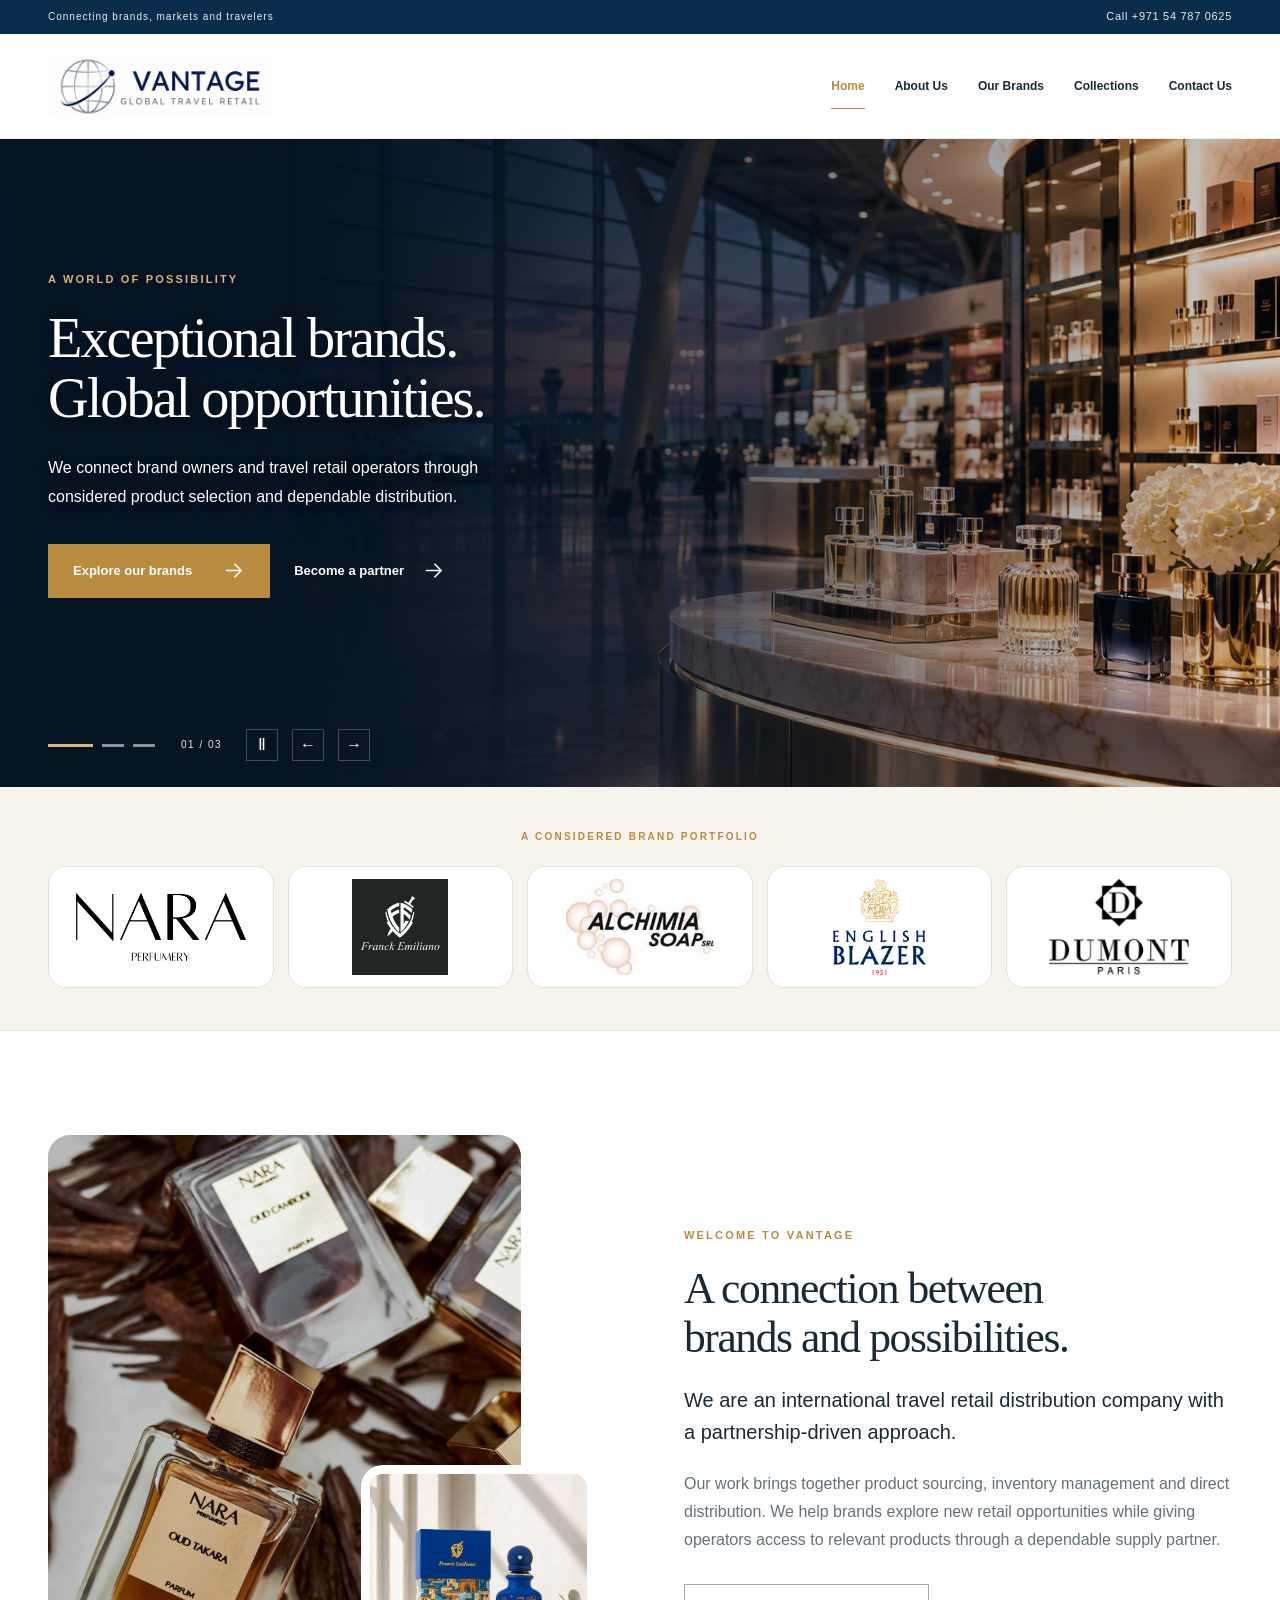
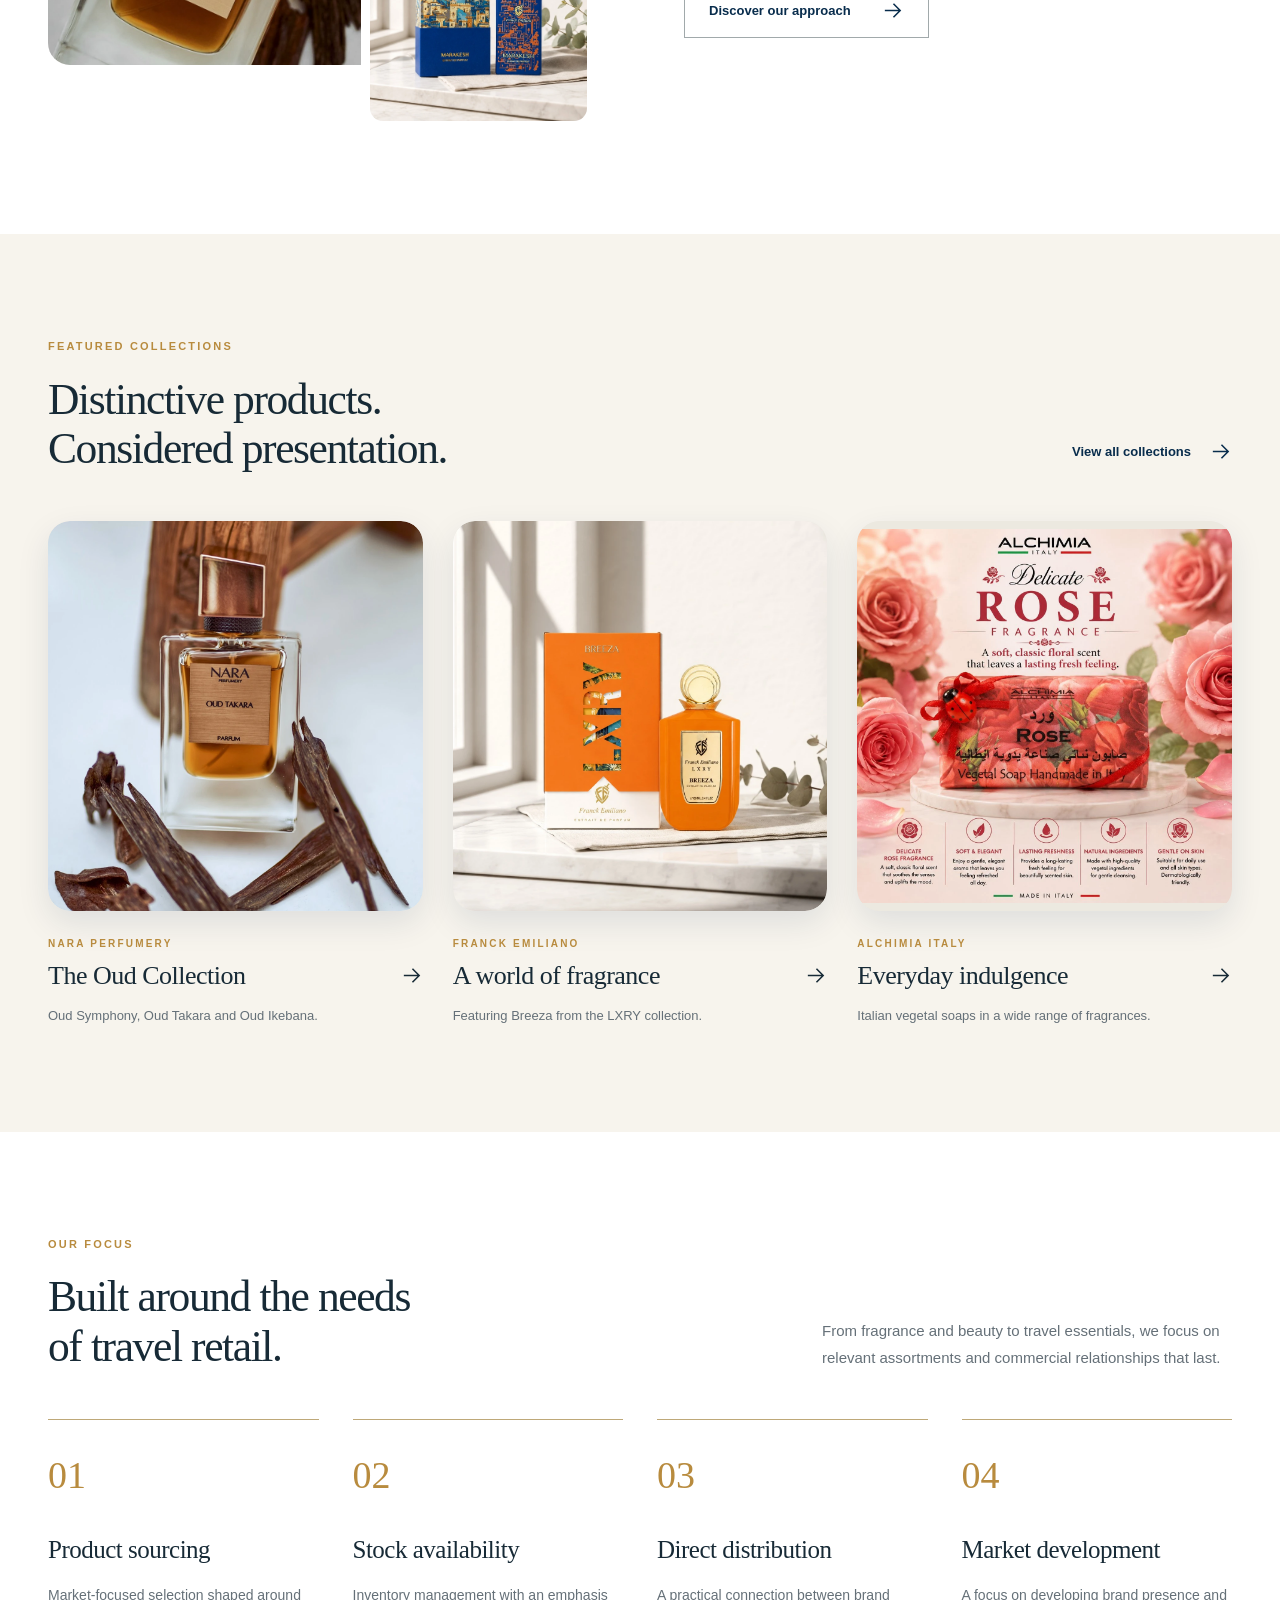
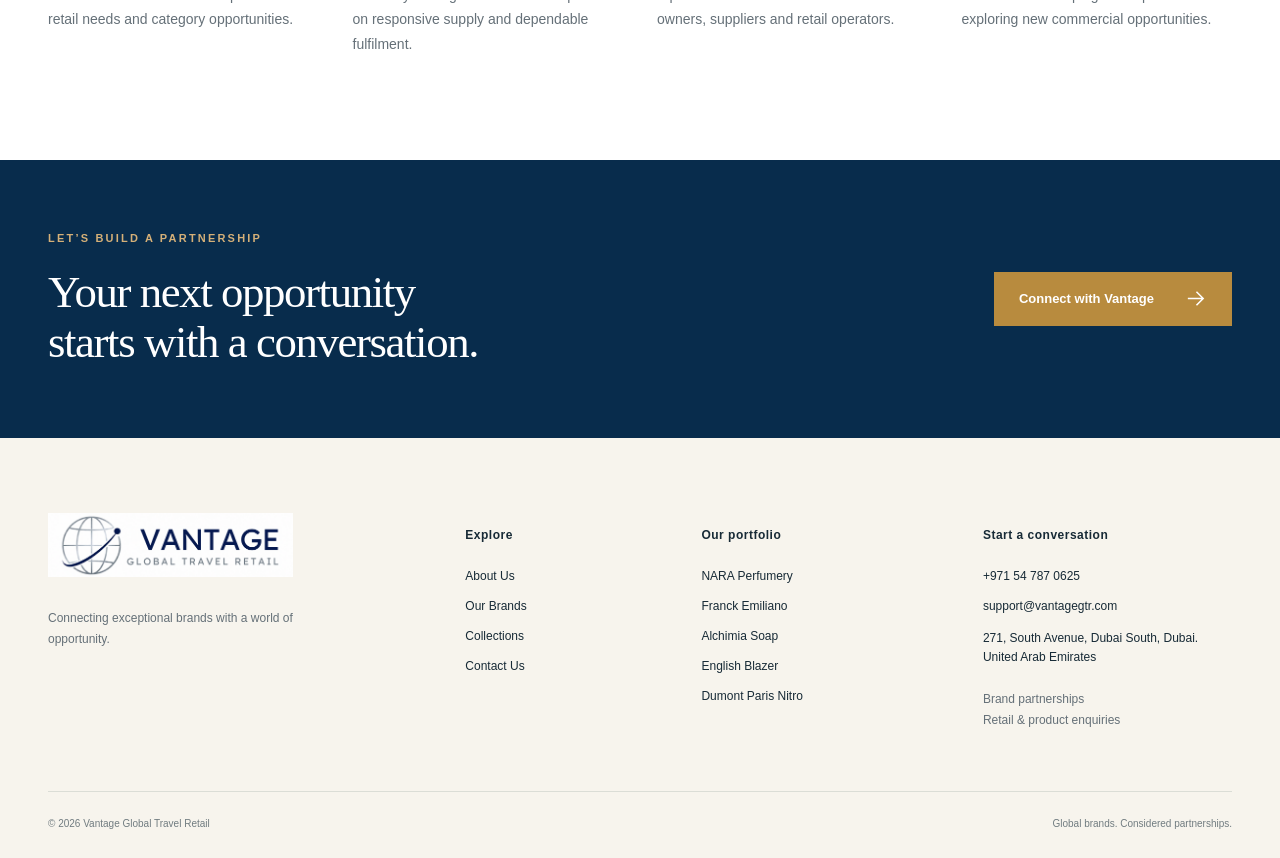
<file: index.html>
<!doctype html>
<html lang="en"><head><meta charset="utf-8"><meta name="viewport" content="width=device-width,initial-scale=1"><meta name="description" content="Vantage Global Travel Retail connects brands and retail opportunities. Explore NARA, Franck Emiliano and Alchimia Soap."><meta name="theme-color" content="#082c4c"><meta property="og:title" content="Home | Vantage Global Travel Retail"><meta property="og:description" content="Vantage Global Travel Retail connects brands and retail opportunities. Explore NARA, Franck Emiliano and Alchimia Soap."><meta property="og:type" content="website"><title>Home | Vantage Global Travel Retail</title><link rel="icon" href="assets/vantage-logo.png"><link rel="stylesheet" href="css/style.css"><script src="js/main.js" defer></script></head><body><a class="skip-link" href="#main">Skip to content</a><div class="topbar"><div class="wrap"><span>Connecting brands, markets and travelers</span><a href="tel:+971547870625">Call +971 54 787 0625</a></div></div><header class="header"><div class="wrap nav-wrap"><a class="brand" href="index.html" aria-label="Vantage Global Travel Retail home"><img src="assets/vantage-logo.png" width="225" height="59" alt="Vantage Global Travel Retail"></a><button class="menu-toggle" aria-controls="navigation" aria-expanded="false" aria-label="Open menu"><span></span><span></span><span></span></button><nav id="navigation" aria-label="Main navigation"><a href="index.html" aria-current="page">Home</a><a href="about.html">About Us</a><a href="brands.html">Our Brands</a><a href="collections.html">Collections</a><a href="contact.html">Contact Us</a></nav></div></header><main id="main"><section class="hero" aria-roledescription="carousel" aria-label="Vantage brand highlights"><div class="hero-slides"><article class="hero-slide active" aria-hidden="false" data-slide><div class="hero-copy"><span class="eyebrow">A world of possibility</span><h1>Exceptional brands.<br>Global opportunities.</h1><p>We connect brand owners and travel retail operators through considered product selection and dependable distribution.</p><div class="button-row"><a class="button" href="brands.html">Explore our brands <svg viewbox="0 0 24 24" fill="none" aria-hidden="true"><path d="M4 12h15M13 5l7 7-7 7" stroke="currentColor" stroke-width="1.6"></path></svg></a><a class="text-link light" href="contact.html">Become a partner <svg viewbox="0 0 24 24" fill="none" aria-hidden="true"><path d="M4 12h15M13 5l7 7-7 7" stroke="currentColor" stroke-width="1.6"></path></svg></a></div></div><div class="hero-image"><img src="assets/hero-editorial-1.webp" alt="Illustrative airport fragrance boutique" fetchpriority="high" width="1672" height="941"><span class="image-caption">NARA PERFUMERY</span></div></article><article class="hero-slide" aria-hidden="true" data-slide><div class="hero-copy"><span class="eyebrow">The fragrance portfolio</span><h1>Distinctive fragrances.<br>Memorable impressions.</h1><p>Explore NARA Perfumery and Franck Emiliano, with coordinated collections and distinctive product presentations.</p><div class="button-row"><a class="button" href="collections.html">Discover the collections <svg viewbox="0 0 24 24" fill="none" aria-hidden="true"><path d="M4 12h15M13 5l7 7-7 7" stroke="currentColor" stroke-width="1.6"></path></svg></a><a class="text-link light" href="contact.html">Become a partner <svg viewbox="0 0 24 24" fill="none" aria-hidden="true"><path d="M4 12h15M13 5l7 7-7 7" stroke="currentColor" stroke-width="1.6"></path></svg></a></div></div><div class="hero-image"><img src="assets/hero-editorial-2.webp" alt="Editorial perfume still life" loading="lazy" width="1672" height="941"><span class="image-caption">FRANCK EMILIANO</span></div></article><article class="hero-slide" aria-hidden="true" data-slide><div class="hero-copy"><span class="eyebrow">Everyday care, beautifully presented</span><h1>Italian craft.<br>Everyday indulgence.</h1><p>Discover Alchimia vegetal soaps, with illustrated wrappers and a broad choice of fragrances and enriched variants.</p><div class="button-row"><a class="button" href="collections.html?brand=alchimia">Explore Alchimia Soap <svg viewbox="0 0 24 24" fill="none" aria-hidden="true"><path d="M4 12h15M13 5l7 7-7 7" stroke="currentColor" stroke-width="1.6"></path></svg></a><a class="text-link light" href="contact.html">Become a partner <svg viewbox="0 0 24 24" fill="none" aria-hidden="true"><path d="M4 12h15M13 5l7 7-7 7" stroke="currentColor" stroke-width="1.6"></path></svg></a></div></div><div class="hero-image"><img src="assets/hero-editorial-3.webp" alt="Editorial soap and olive leaf still life" loading="lazy" width="1672" height="941"><span class="image-caption">ALCHIMIA ITALY</span></div></article></div><div class="hero-controls"><div class="slide-dots" aria-label="Choose a slide"><button class="active" aria-label="Show slide 1" aria-pressed="true" data-goto="0"></button><button aria-label="Show slide 2" aria-pressed="false" data-goto="1"></button><button aria-label="Show slide 3" aria-pressed="false" data-goto="2"></button></div><span class="slide-count" aria-live="polite">01 / 03</span><button class="slide-pause" aria-label="Pause slideshow" title="Pause slideshow">Ⅱ</button><button class="slide-prev" aria-label="Previous slide">←</button><button class="slide-next" aria-label="Next slide">→</button></div></section><section class="brand-strip" aria-label="Our brand portfolio"><div class="wrap"><span class="eyebrow">A considered brand portfolio</span><div class="brand-logos"><a href="brands.html#nara"><img src="assets/nara-logo.webp" alt="NARA Perfumery" loading="lazy"></a><a href="brands.html#franck"><img src="assets/franck-logo.webp" alt="Franck Emiliano" loading="lazy"></a><a href="brands.html#alchimia"><img src="assets/alchimia-logo.webp" alt="Alchimia Soap" loading="lazy"></a><a href="brands.html#english"><img src="assets/english-blazer-logo.webp" alt="English Blazer" loading="lazy"></a><a href="brands.html#nitro"><img src="assets/dumont-logo.webp" alt="Dumont Paris" loading="lazy"></a></div></div></section><section class="section"><div class="wrap split editorial"><div class="image-pair"><img class="main-photo" src="assets/nara-collection.webp" alt="NARA Oud Collection bottles" loading="lazy"><img class="small-photo" src="assets/franck-marakesh.webp" alt="Franck Emiliano Marakesh" loading="lazy"></div><div><span class="eyebrow">Welcome to Vantage</span><h2>A connection between<br>brands and possibilities.</h2><p class="lead">We are an international travel retail distribution company with a partnership-driven approach.</p><p>Our work brings together product sourcing, inventory management and direct distribution. We help brands explore new retail opportunities while giving operators access to relevant products through a dependable supply partner.</p><a class="button button-outline" href="about.html">Discover our approach <svg viewbox="0 0 24 24" fill="none" aria-hidden="true"><path d="M4 12h15M13 5l7 7-7 7" stroke="currentColor" stroke-width="1.6"></path></svg></a></div></div></section><section class="section cream"><div class="wrap"><div class="section-heading"><div><span class="eyebrow">Featured collections</span><h2>Distinctive products.<br>Considered presentation.</h2></div><a class="text-link" href="collections.html">View all collections <svg viewbox="0 0 24 24" fill="none" aria-hidden="true"><path d="M4 12h15M13 5l7 7-7 7" stroke="currentColor" stroke-width="1.6"></path></svg></a></div><div class="feature-grid"><a class="feature-card" href="collections.html?brand=nara"><div class="feature-image"><img src="assets/nara-oud-takara.webp" alt="NARA Oud Takara perfume" loading="lazy"></div><span class="eyebrow">NARA Perfumery</span><h3>The Oud Collection <svg viewbox="0 0 24 24" fill="none" aria-hidden="true"><path d="M4 12h15M13 5l7 7-7 7" stroke="currentColor" stroke-width="1.6"></path></svg></h3><p>Oud Symphony, Oud Takara and Oud Ikebana.</p></a><a class="feature-card" href="collections.html?brand=franck"><div class="feature-image"><img src="assets/franck-breeza.webp" alt="Franck Emiliano Breeza fragrance" loading="lazy"></div><span class="eyebrow">Franck Emiliano</span><h3>A world of fragrance <svg viewbox="0 0 24 24" fill="none" aria-hidden="true"><path d="M4 12h15M13 5l7 7-7 7" stroke="currentColor" stroke-width="1.6"></path></svg></h3><p>Featuring Breeza from the LXRY collection.</p></a><a class="feature-card" href="collections.html?brand=alchimia"><div class="feature-image soap-feature"><img src="assets/soap-rose.webp" alt="Alchimia Rose vegetal soap" loading="lazy"></div><span class="eyebrow">Alchimia Italy</span><h3>Everyday indulgence <svg viewbox="0 0 24 24" fill="none" aria-hidden="true"><path d="M4 12h15M13 5l7 7-7 7" stroke="currentColor" stroke-width="1.6"></path></svg></h3><p>Italian vegetal soaps in a wide range of fragrances.</p></a></div></div></section><section class="section"><div class="wrap"><div class="section-heading"><div><span class="eyebrow">Our focus</span><h2>Built around the needs<br>of travel retail.</h2></div><p>From fragrance and beauty to travel essentials, we focus on relevant assortments and commercial relationships that last.</p></div><div class="approach-grid"><article><span class="step">01</span><h3>Product sourcing</h3><p>Market-focused selection shaped around retail needs and category opportunities.</p></article><article><span class="step">02</span><h3>Stock availability</h3><p>Inventory management with an emphasis on responsive supply and dependable fulfilment.</p></article><article><span class="step">03</span><h3>Direct distribution</h3><p>A practical connection between brand owners, suppliers and retail operators.</p></article><article><span class="step">04</span><h3>Market development</h3><p>A focus on developing brand presence and exploring new commercial opportunities.</p></article></div></div></section><section class="cta-band"><div class="wrap"><div><span class="eyebrow">Let’s build a partnership</span><h2>Your next opportunity<br>starts with a conversation.</h2></div><a class="button" href="contact.html">Connect with Vantage <svg viewbox="0 0 24 24" fill="none" aria-hidden="true"><path d="M4 12h15M13 5l7 7-7 7" stroke="currentColor" stroke-width="1.6"></path></svg></a></div></section></main><footer class="footer"><div class="wrap footer-grid"><div><a class="footer-brand" href="index.html"><img src="assets/vantage-logo.png" width="245" height="64" alt="Vantage Global Travel Retail"></a><p>Connecting exceptional brands with a world of opportunity.</p></div><div><h2>Explore</h2><a href="about.html">About Us</a><a href="brands.html">Our Brands</a><a href="collections.html">Collections</a><a href="contact.html">Contact Us</a></div><div><h2>Our portfolio</h2><a href="brands.html#nara">NARA Perfumery</a><a href="brands.html#franck">Franck Emiliano</a><a href="brands.html#alchimia">Alchimia Soap</a><a href="brands.html#english">English Blazer</a><a href="brands.html#nitro">Dumont Paris Nitro</a></div><div><h2>Start a conversation</h2><a href="tel:+971547870625">+971 54 787 0625</a><a href="mailto:support@vantagegtr.com">support@vantagegtr.com</a><address class="footer-address">271, South Avenue, Dubai South, Dubai.<br>United Arab Emirates</address><p>Brand partnerships<br>Retail &amp; product enquiries</p></div></div><div class="wrap footer-bottom"><span>© <span data-year>2026</span> Vantage Global Travel Retail</span><span>Global brands. Considered partnerships.</span></div></footer></body></html>
</file>
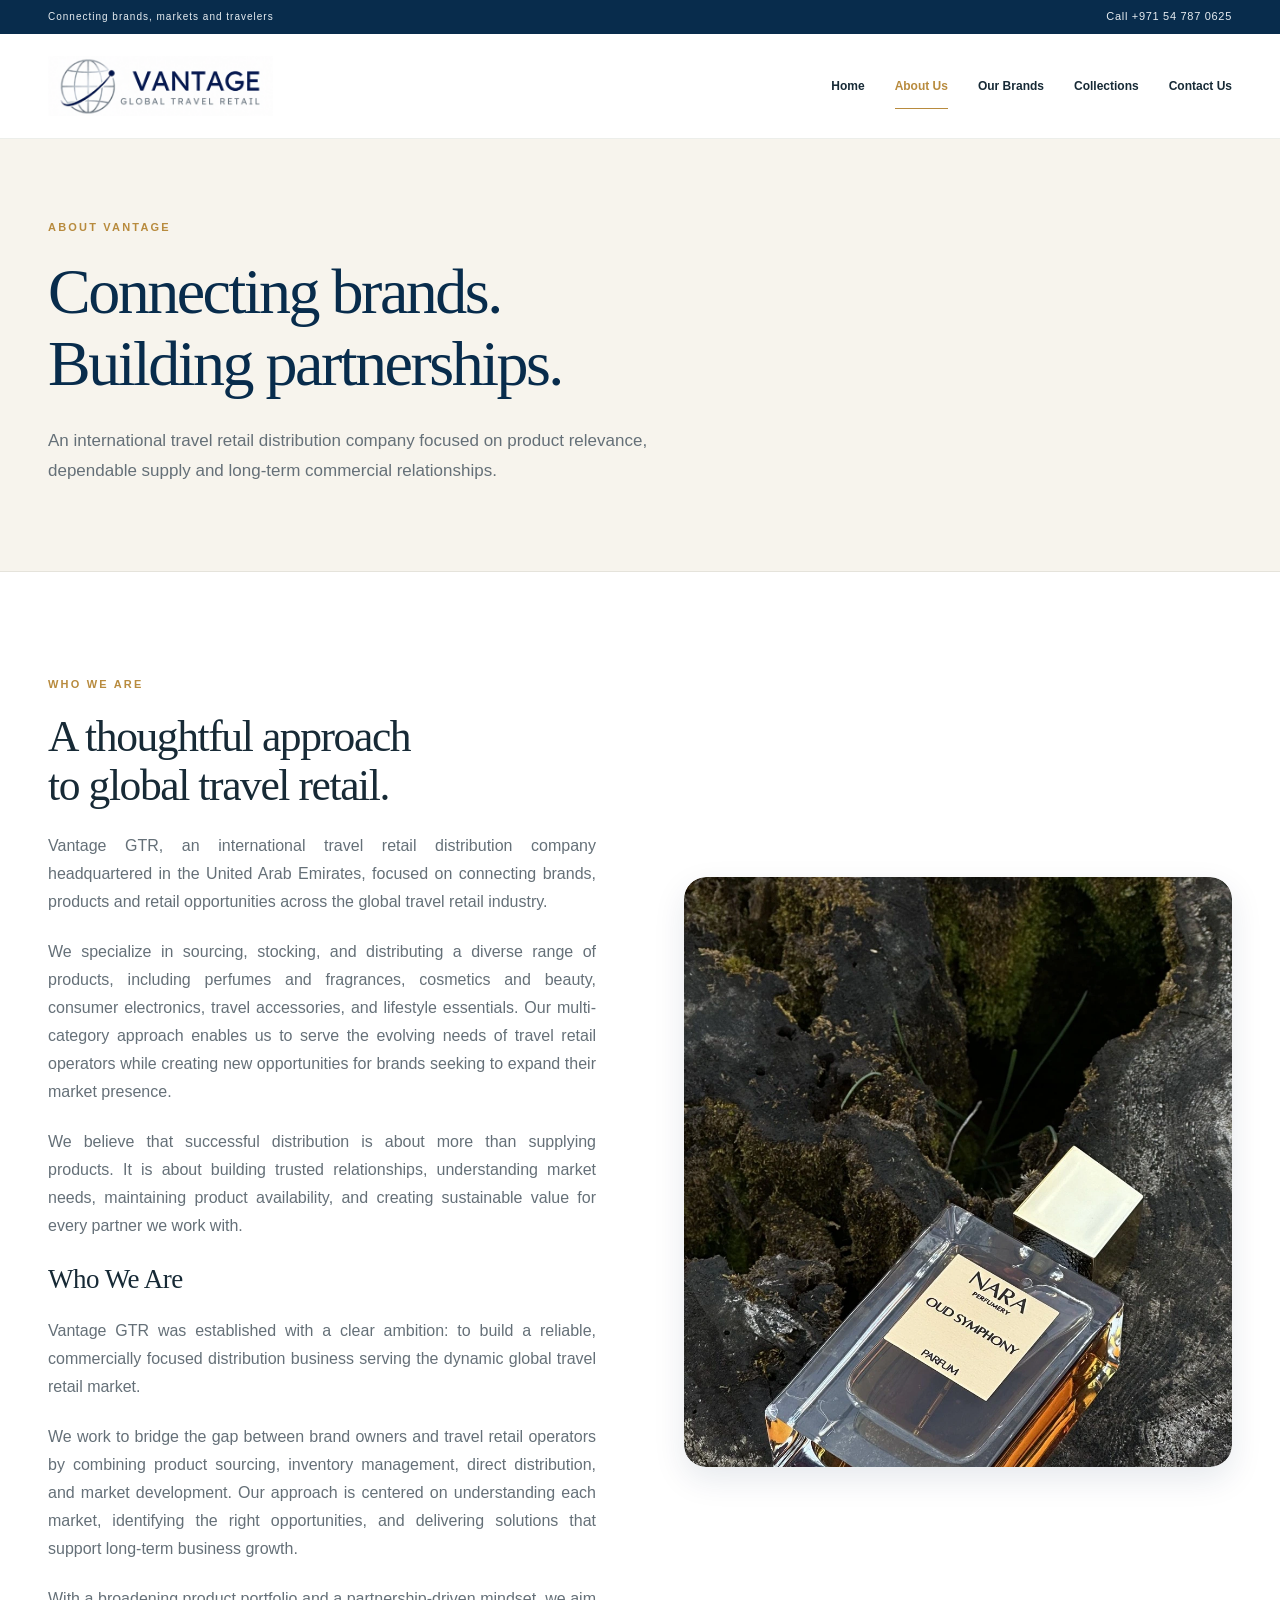
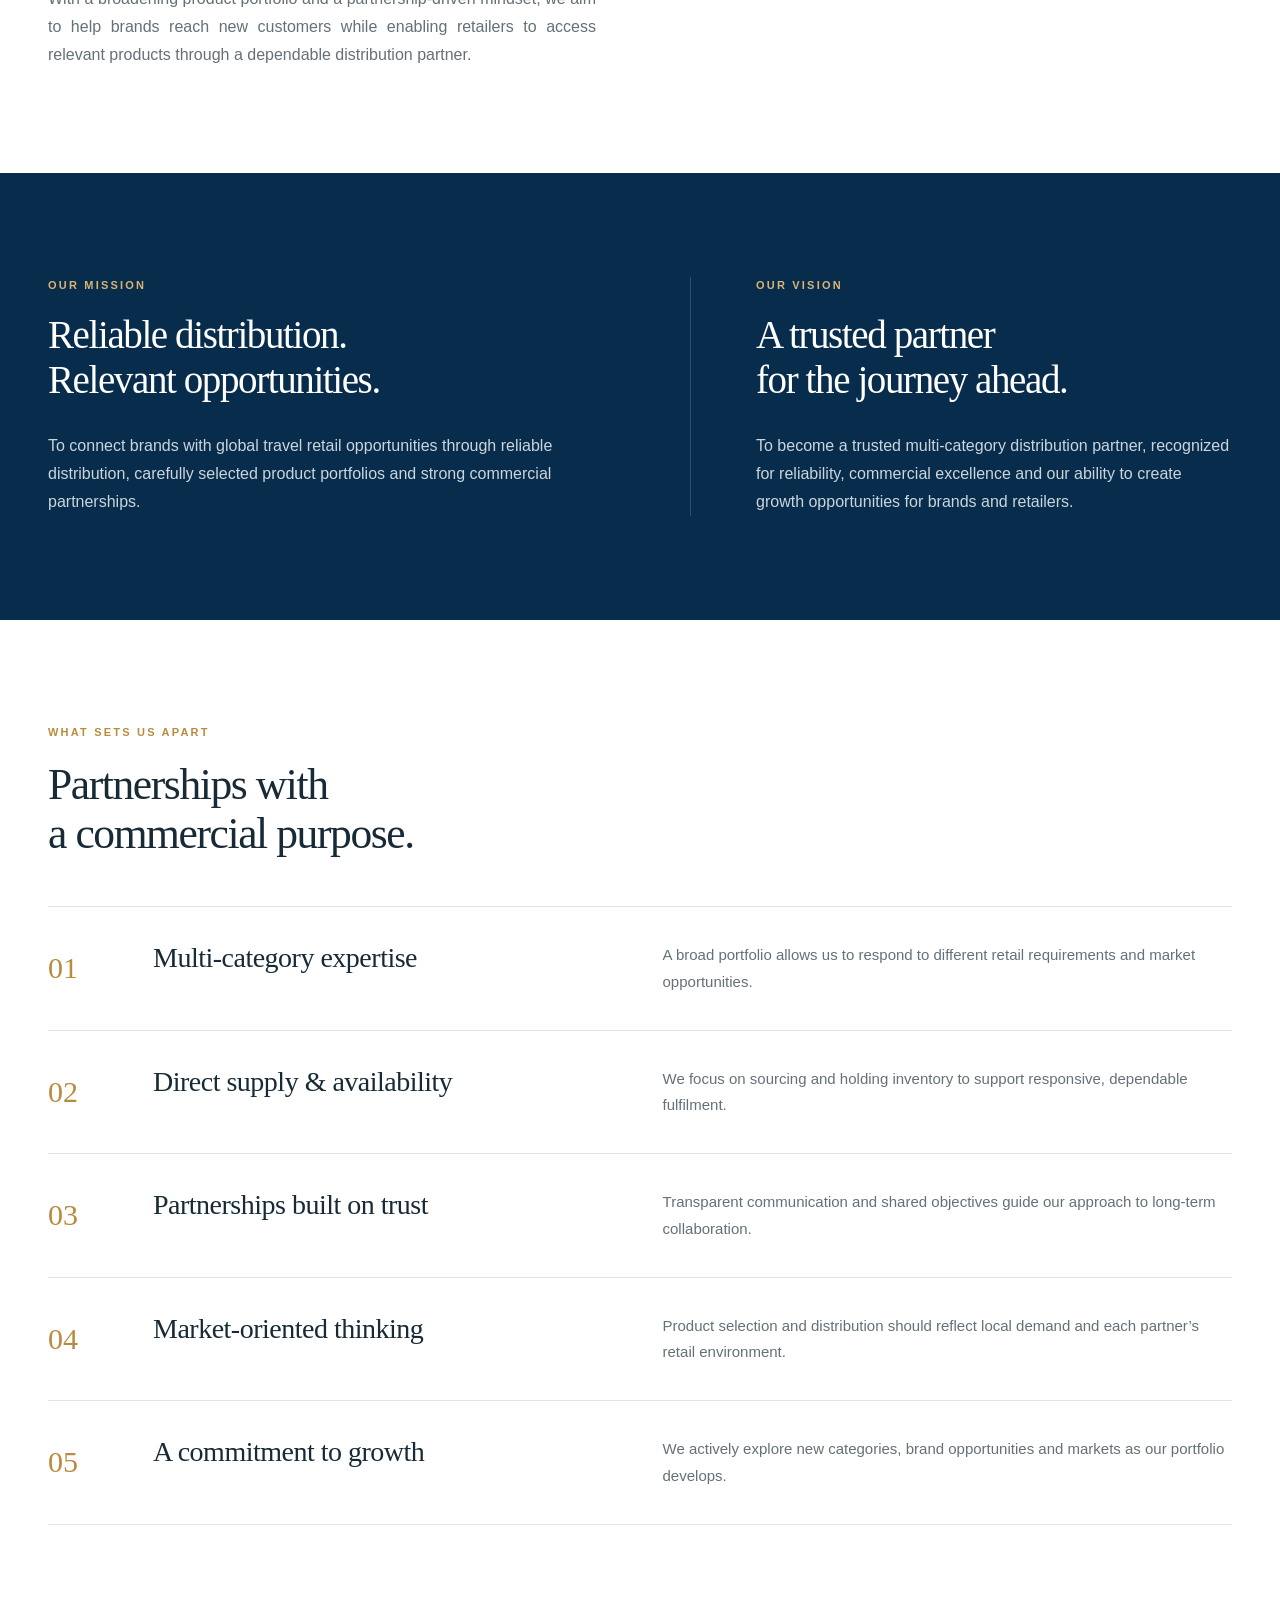
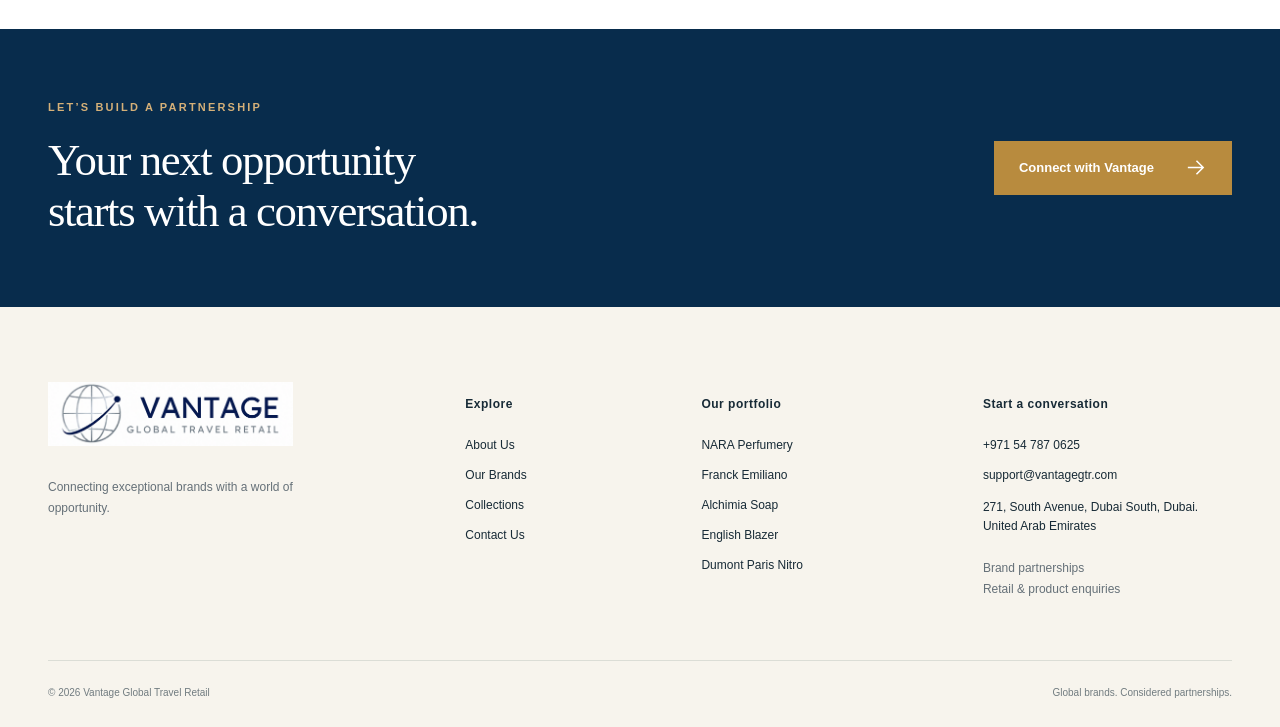
<file: about.html>
<!doctype html>
<html lang="en"><head><meta charset="utf-8"><meta name="viewport" content="width=device-width,initial-scale=1"><meta name="description" content="Discover Vantage GTR, our mission, distribution approach and commitment to brands and travel retail operators."><meta name="theme-color" content="#082c4c"><meta property="og:title" content="About Us | Vantage Global Travel Retail"><meta property="og:description" content="Discover Vantage GTR, our mission, distribution approach and commitment to brands and travel retail operators."><meta property="og:type" content="website"><title>About Us | Vantage Global Travel Retail</title><link rel="icon" href="assets/vantage-logo.png"><link rel="stylesheet" href="css/style.css"><script src="js/main.js" defer></script></head><body><a class="skip-link" href="#main">Skip to content</a><div class="topbar"><div class="wrap"><span>Connecting brands, markets and travelers</span><a href="tel:+971547870625">Call +971 54 787 0625</a></div></div><header class="header"><div class="wrap nav-wrap"><a class="brand" href="index.html" aria-label="Vantage Global Travel Retail home"><img src="assets/vantage-logo.png" width="225" height="59" alt="Vantage Global Travel Retail"></a><button class="menu-toggle" aria-controls="navigation" aria-expanded="false" aria-label="Open menu"><span></span><span></span><span></span></button><nav id="navigation" aria-label="Main navigation"><a href="index.html">Home</a><a href="about.html" aria-current="page">About Us</a><a href="brands.html">Our Brands</a><a href="collections.html">Collections</a><a href="contact.html">Contact Us</a></nav></div></header><main id="main"><section class="page-intro"><div class="wrap"><span class="eyebrow">About Vantage</span><h1>Connecting brands.<br>Building partnerships.</h1><p>An international travel retail distribution company focused on product relevance, dependable supply and long-term commercial relationships.</p></div></section><section class="section"><div class="wrap split editorial"><div class="about-copy"><span class="eyebrow">Who we are</span><h2>A thoughtful approach<br>to global travel retail.</h2><p>Vantage GTR, an international travel retail distribution company headquartered in the United Arab Emirates, focused on connecting brands, products and retail opportunities across the global travel retail industry.</p><p>We specialize in sourcing, stocking, and distributing a diverse range of products, including perfumes and fragrances, cosmetics and beauty, consumer electronics, travel accessories, and lifestyle essentials. Our multi-category approach enables us to serve the evolving needs of travel retail operators while creating new opportunities for brands seeking to expand their market presence.</p><p>We believe that successful distribution is about more than supplying products. It is about building trusted relationships, understanding market needs, maintaining product availability, and creating sustainable value for every partner we work with.</p><h3 class="who-we-are">Who We Are</h3><p>Vantage GTR was established with a clear ambition: to build a reliable, commercially focused distribution business serving the dynamic global travel retail market.</p><p>We work to bridge the gap between brand owners and travel retail operators by combining product sourcing, inventory management, direct distribution, and market development. Our approach is centered on understanding each market, identifying the right opportunities, and delivering solutions that support long-term business growth.</p><p>With a broadening product portfolio and a partnership-driven mindset, we aim to help brands reach new customers while enabling retailers to access relevant products through a dependable distribution partner.</p></div><div class="portrait-image"><img src="assets/nara-oud-detail.webp" alt="NARA Oud Symphony product presentation" loading="lazy"></div></div></section><section class="section navy"><div class="wrap purpose-grid"><article><span class="eyebrow">Our mission</span><h2>Reliable distribution.<br>Relevant opportunities.</h2><p>To connect brands with global travel retail opportunities through reliable distribution, carefully selected product portfolios and strong commercial partnerships.</p></article><article><span class="eyebrow">Our vision</span><h2>A trusted partner<br>for the journey ahead.</h2><p>To become a trusted multi-category distribution partner, recognized for reliability, commercial excellence and our ability to create growth opportunities for brands and retailers.</p></article></div></section><section class="section"><div class="wrap"><div class="section-heading"><div><span class="eyebrow">What sets us apart</span><h2>Partnerships with<br>a commercial purpose.</h2></div></div><div class="values-list"><article><span>01</span><h3>Multi-category expertise</h3><p>A broad portfolio allows us to respond to different retail requirements and market opportunities.</p></article><article><span>02</span><h3>Direct supply &amp; availability</h3><p>We focus on sourcing and holding inventory to support responsive, dependable fulfilment.</p></article><article><span>03</span><h3>Partnerships built on trust</h3><p>Transparent communication and shared objectives guide our approach to long-term collaboration.</p></article><article><span>04</span><h3>Market-oriented thinking</h3><p>Product selection and distribution should reflect local demand and each partner’s retail environment.</p></article><article><span>05</span><h3>A commitment to growth</h3><p>We actively explore new categories, brand opportunities and markets as our portfolio develops.</p></article></div></div></section><section class="cta-band"><div class="wrap"><div><span class="eyebrow">Let’s build a partnership</span><h2>Your next opportunity<br>starts with a conversation.</h2></div><a class="button" href="contact.html">Connect with Vantage <svg viewbox="0 0 24 24" fill="none" aria-hidden="true"><path d="M4 12h15M13 5l7 7-7 7" stroke="currentColor" stroke-width="1.6"></path></svg></a></div></section></main><footer class="footer"><div class="wrap footer-grid"><div><a class="footer-brand" href="index.html"><img src="assets/vantage-logo.png" width="245" height="64" alt="Vantage Global Travel Retail"></a><p>Connecting exceptional brands with a world of opportunity.</p></div><div><h2>Explore</h2><a href="about.html">About Us</a><a href="brands.html">Our Brands</a><a href="collections.html">Collections</a><a href="contact.html">Contact Us</a></div><div><h2>Our portfolio</h2><a href="brands.html#nara">NARA Perfumery</a><a href="brands.html#franck">Franck Emiliano</a><a href="brands.html#alchimia">Alchimia Soap</a><a href="brands.html#english">English Blazer</a><a href="brands.html#nitro">Dumont Paris Nitro</a></div><div><h2>Start a conversation</h2><a href="tel:+971547870625">+971 54 787 0625</a><a href="mailto:support@vantagegtr.com">support@vantagegtr.com</a><address class="footer-address">271, South Avenue, Dubai South, Dubai.<br>United Arab Emirates</address><p>Brand partnerships<br>Retail &amp; product enquiries</p></div></div><div class="wrap footer-bottom"><span>© <span data-year>2026</span> Vantage Global Travel Retail</span><span>Global brands. Considered partnerships.</span></div></footer></body></html>
</file>
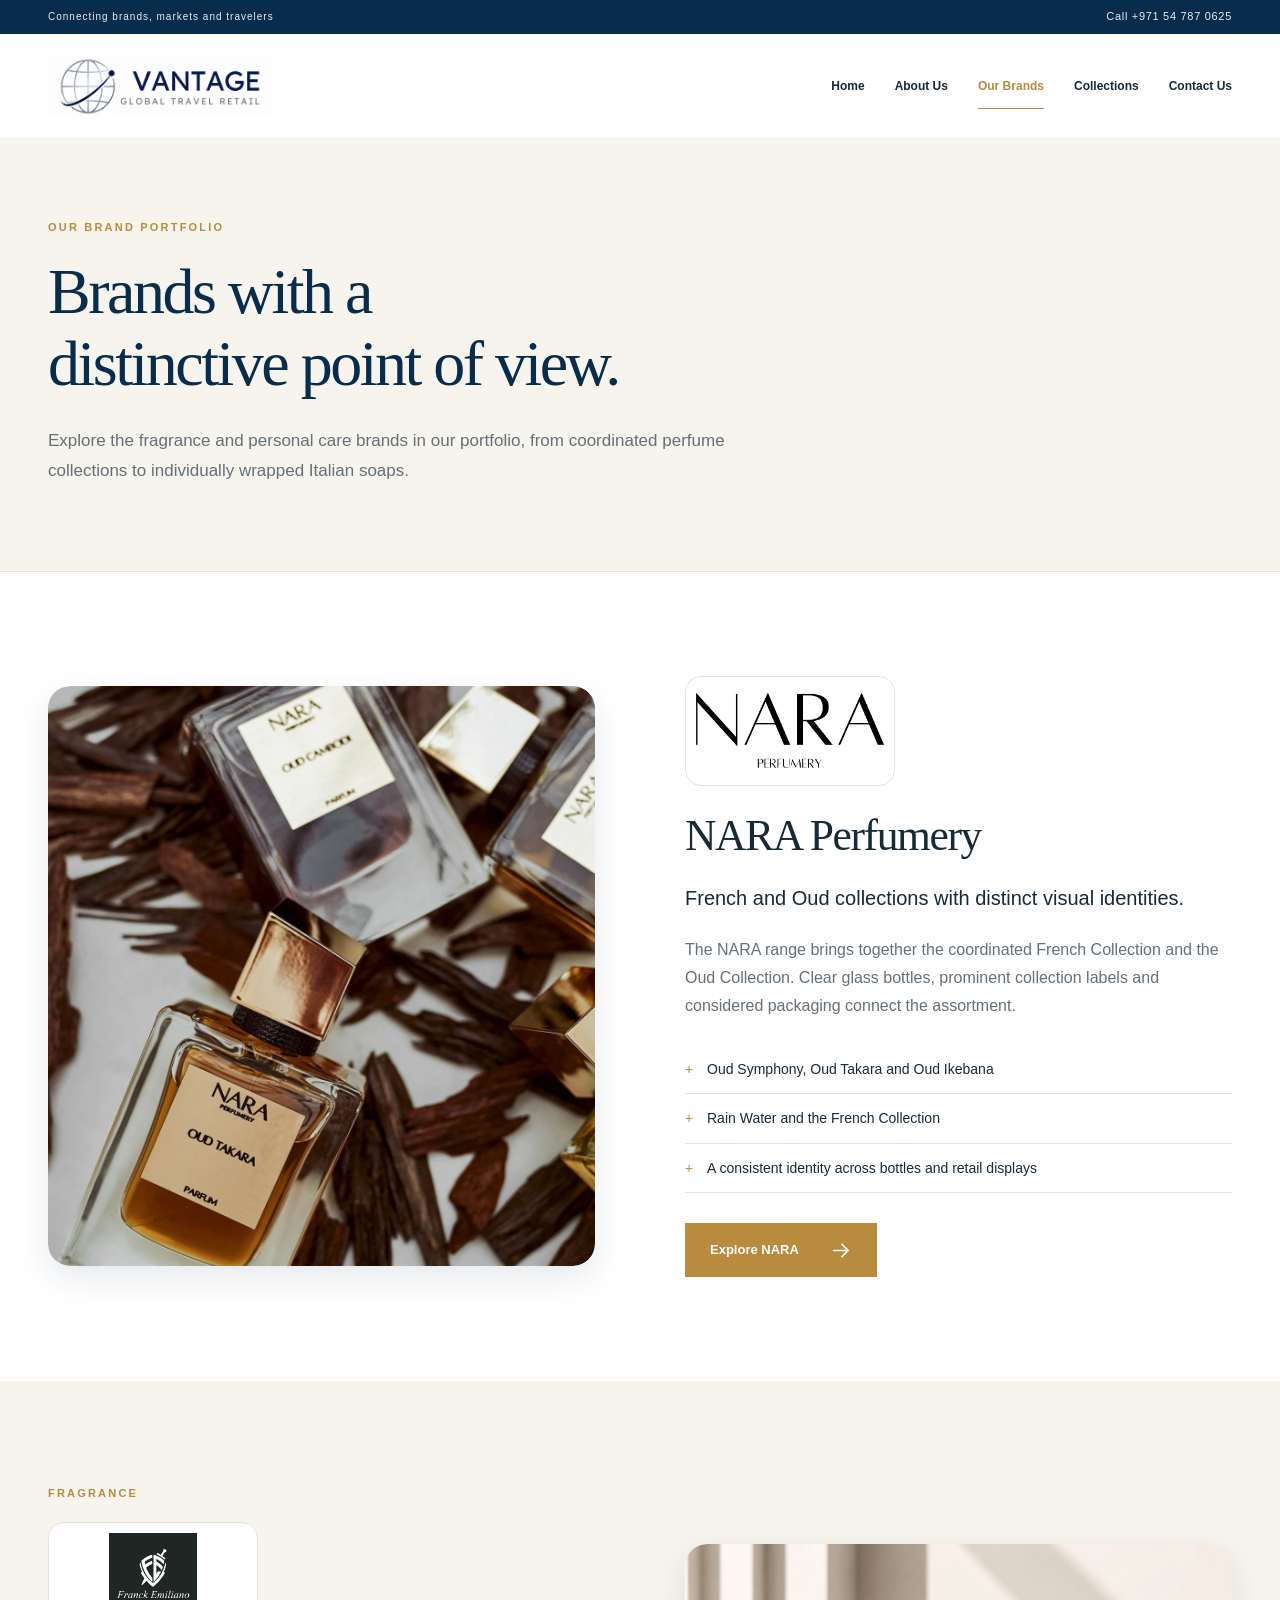
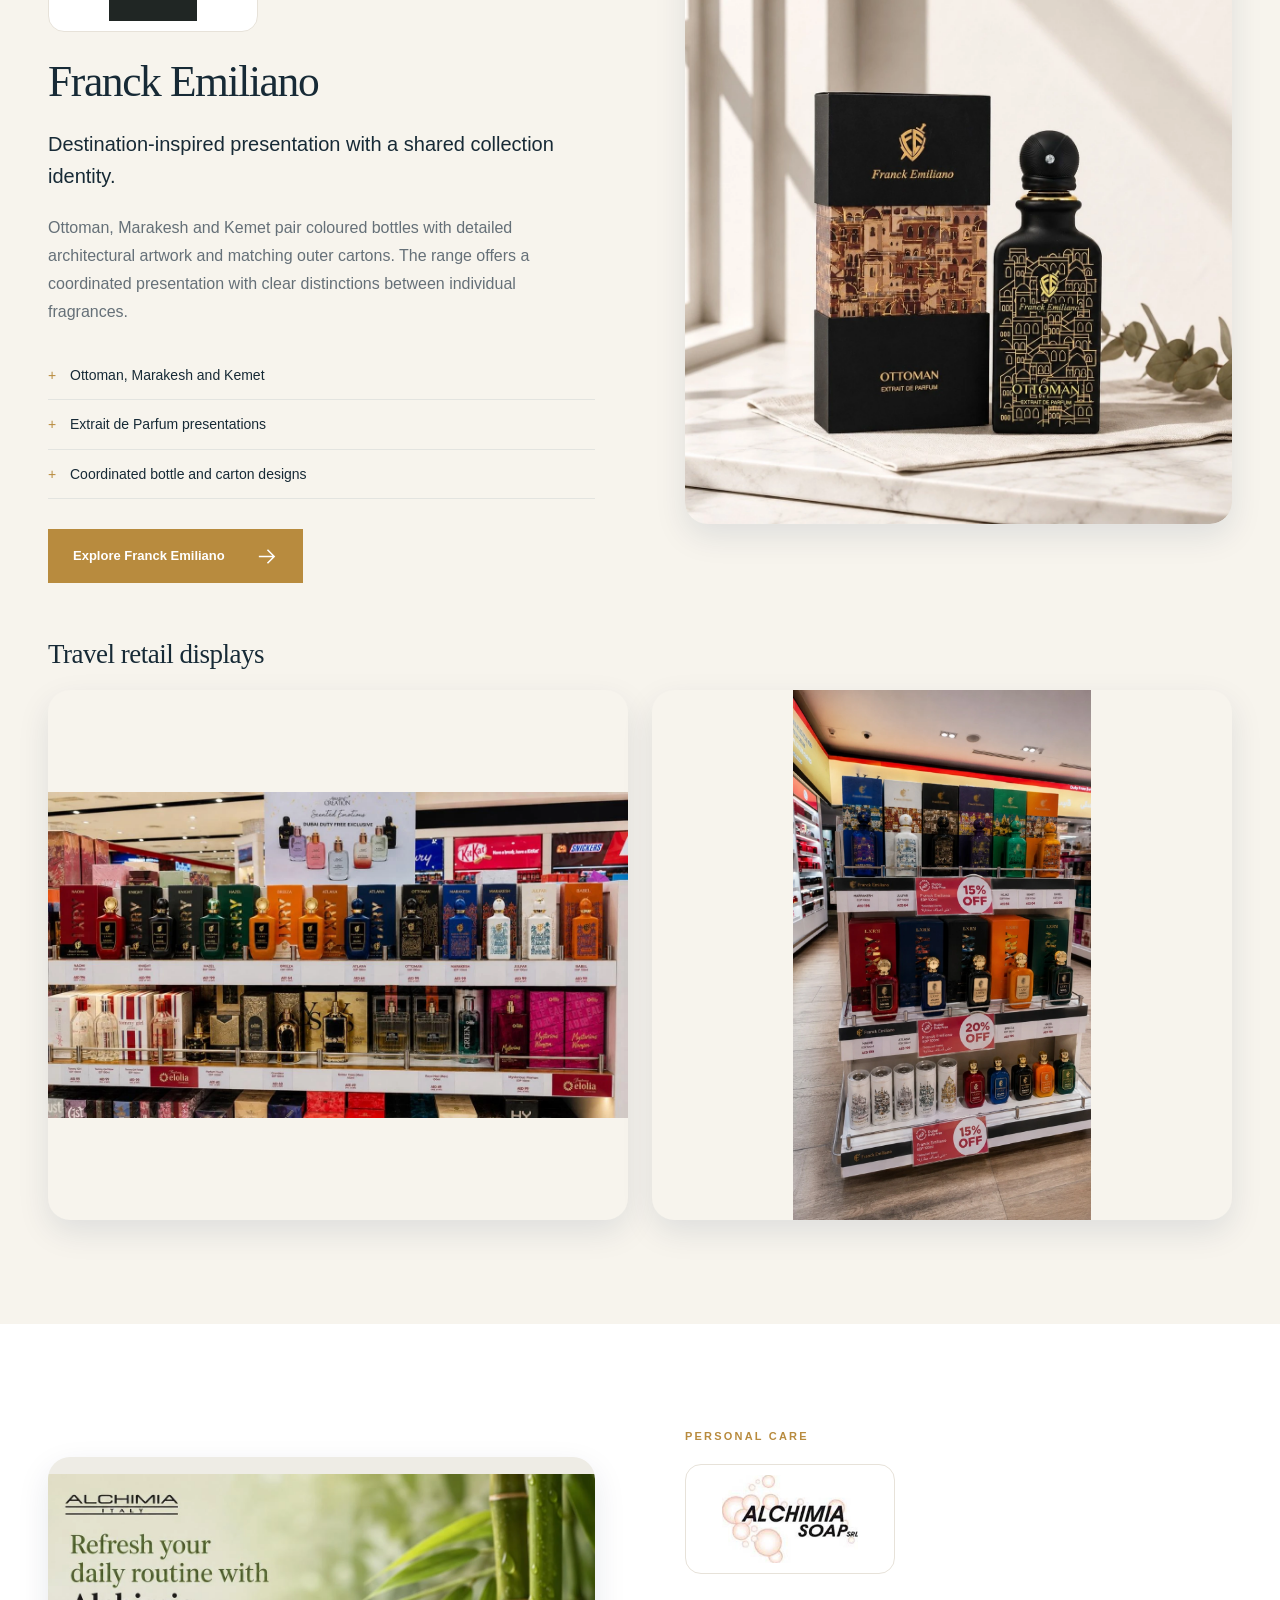
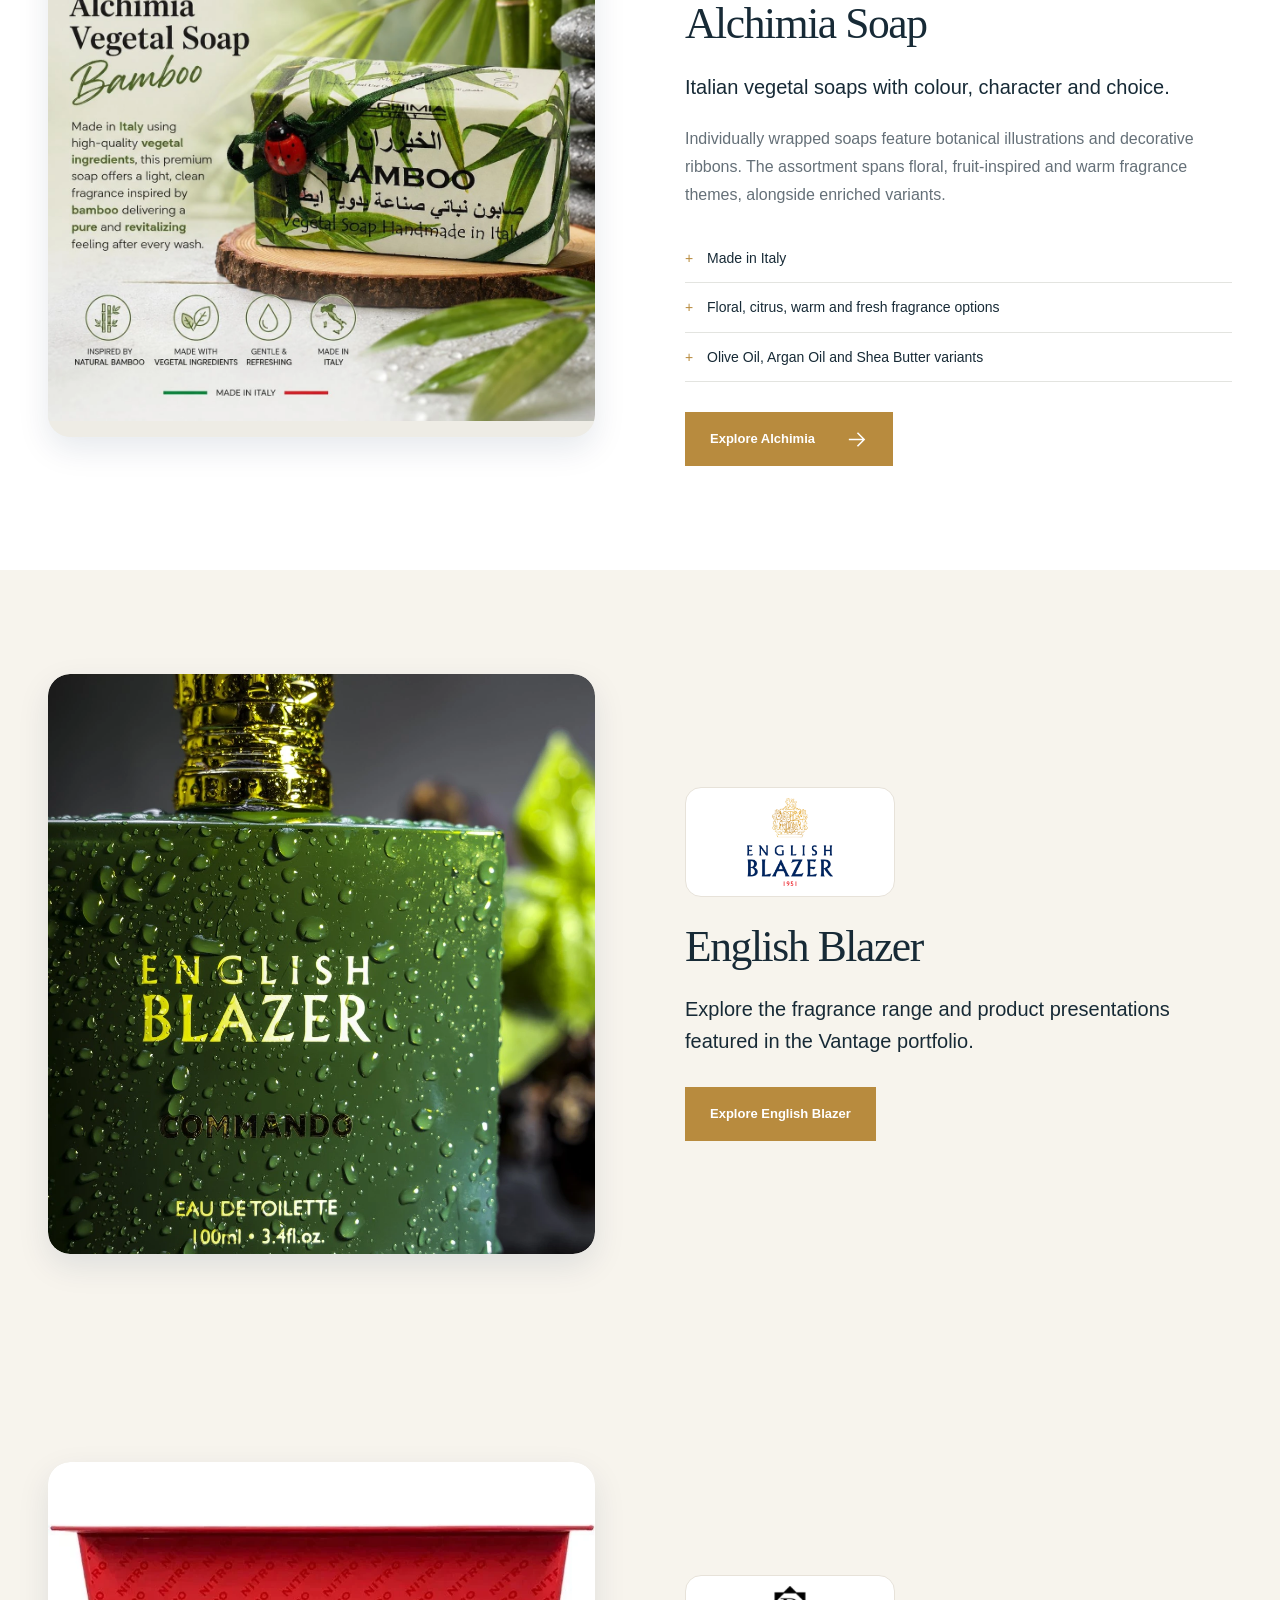
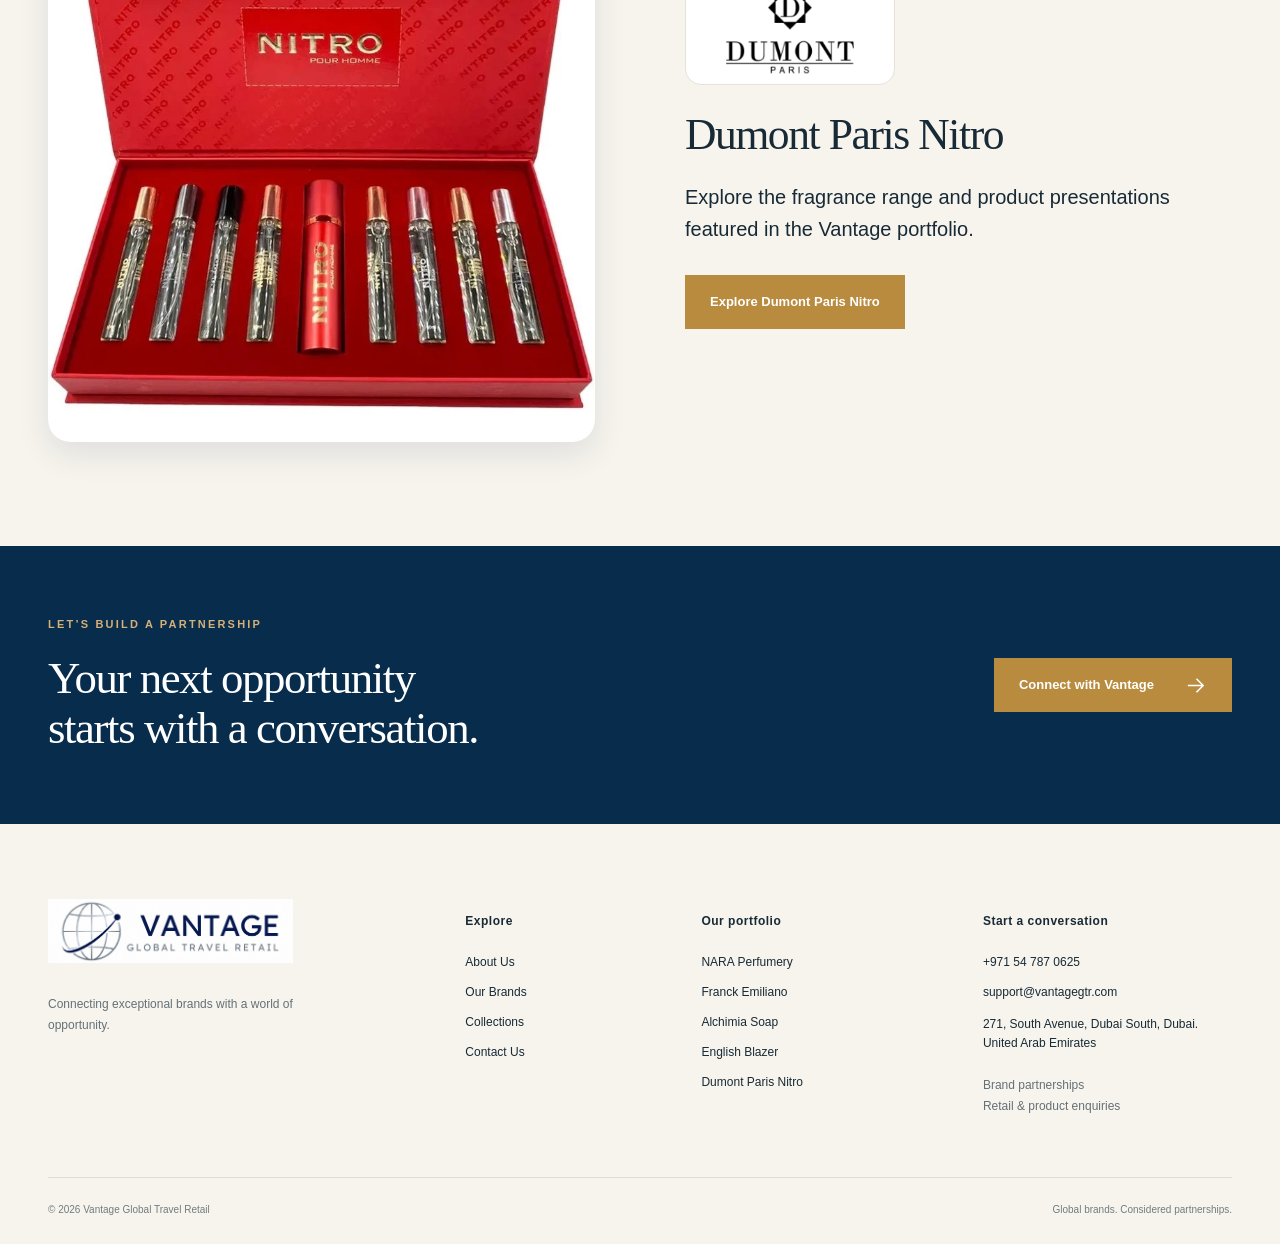
<file: brands.html>
<!doctype html>
<html lang="en"><head><meta charset="utf-8"><meta name="viewport" content="width=device-width,initial-scale=1"><meta name="description" content="Explore NARA Perfumery, Franck Emiliano, Alchimia Soap, Dumont Paris and English Blazer with Vantage GTR."><meta name="theme-color" content="#082c4c"><meta property="og:title" content="Our Brands | Vantage Global Travel Retail"><meta property="og:description" content="Explore NARA Perfumery, Franck Emiliano, Alchimia Soap, Dumont Paris and English Blazer with Vantage GTR."><meta property="og:type" content="website"><title>Our Brands | Vantage Global Travel Retail</title><link rel="icon" href="assets/vantage-logo.png"><link rel="stylesheet" href="css/style.css"><script src="js/main.js" defer></script></head><body><a class="skip-link" href="#main">Skip to content</a><div class="topbar"><div class="wrap"><span>Connecting brands, markets and travelers</span><a href="tel:+971547870625">Call +971 54 787 0625</a></div></div><header class="header"><div class="wrap nav-wrap"><a class="brand" href="index.html" aria-label="Vantage Global Travel Retail home"><img src="assets/vantage-logo.png" width="225" height="59" alt="Vantage Global Travel Retail"></a><button class="menu-toggle" aria-controls="navigation" aria-expanded="false" aria-label="Open menu"><span></span><span></span><span></span></button><nav id="navigation" aria-label="Main navigation"><a href="index.html">Home</a><a href="about.html">About Us</a><a href="brands.html" aria-current="page">Our Brands</a><a href="collections.html">Collections</a><a href="contact.html">Contact Us</a></nav></div></header><main id="main"><section class="page-intro"><div class="wrap"><span class="eyebrow">Our brand portfolio</span><h1>Brands with a<br>distinctive point of view.</h1><p>Explore the fragrance and personal care brands in our portfolio, from coordinated perfume collections to individually wrapped Italian soaps.</p></div></section><section class="brand-story section" id="nara"><div class="wrap split"><div class="brand-photo"><img src="assets/nara-collection.webp" alt="NARA fragrance collection" loading="lazy"></div><div><img class="story-logo" src="assets/nara-logo.webp" alt="NARA Perfumery" loading="lazy"><h2>NARA Perfumery</h2><p class="lead">French and Oud collections with distinct visual identities.</p><p>The NARA range brings together the coordinated French Collection and the Oud Collection. Clear glass bottles, prominent collection labels and considered packaging connect the assortment.</p><ul class="simple-list"><li>Oud Symphony, Oud Takara and Oud Ikebana</li><li>Rain Water and the French Collection</li><li>A consistent identity across bottles and retail displays</li></ul><a class="button" href="collections.html?brand=nara">Explore NARA <svg viewbox="0 0 24 24" fill="none" aria-hidden="true"><path d="M4 12h15M13 5l7 7-7 7" stroke="currentColor" stroke-width="1.6"></path></svg></a></div></div></section><section class="brand-story section cream" id="franck"><div class="wrap split reverse"><div class="brand-photo"><img src="assets/franck-ottoman.webp" alt="Franck Emiliano Ottoman bottle and carton" loading="lazy"></div><div><span class="eyebrow">Fragrance</span><img class="story-logo" src="assets/franck-logo.webp" alt="Franck Emiliano logo" loading="lazy"><h2>Franck Emiliano</h2><p class="lead">Destination-inspired presentation with a shared collection identity.</p><p>Ottoman, Marakesh and Kemet pair coloured bottles with detailed architectural artwork and matching outer cartons. The range offers a coordinated presentation with clear distinctions between individual fragrances.</p><ul class="simple-list"><li>Ottoman, Marakesh and Kemet</li><li>Extrait de Parfum presentations</li><li>Coordinated bottle and carton designs</li></ul><a class="button" href="collections.html?brand=franck">Explore Franck Emiliano <svg viewbox="0 0 24 24" fill="none" aria-hidden="true"><path d="M4 12h15M13 5l7 7-7 7" stroke="currentColor" stroke-width="1.6"></path></svg></a></div></div><div class="wrap retail-gallery"><h3>Travel retail displays</h3><div class="retail-photos"><img src="assets/franck-shelf-1.webp" loading="lazy" alt="Franck Emiliano fragrance retail display"><img src="assets/franck-display-1.webp" loading="lazy" alt="Franck Emiliano fragrance retail display"></div></div></section><section class="brand-story section" id="alchimia"><div class="wrap split"><div class="brand-photo soap-photo"><img src="assets/soap-bamboo-intro.webp" alt="Alchimia Bamboo Italian vegetal soap" loading="lazy"></div><div><span class="eyebrow">Personal care</span><img class="story-logo" src="assets/alchimia-logo.webp" alt="Alchimia Soap logo" loading="lazy"><h2>Alchimia Soap</h2><p class="lead">Italian vegetal soaps with colour, character and choice.</p><p>Individually wrapped soaps feature botanical illustrations and decorative ribbons. The assortment spans floral, fruit-inspired and warm fragrance themes, alongside enriched variants.</p><ul class="simple-list"><li>Made in Italy</li><li>Floral, citrus, warm and fresh fragrance options</li><li>Olive Oil, Argan Oil and Shea Butter variants</li></ul><a class="button" href="collections.html?brand=alchimia">Explore Alchimia <svg viewbox="0 0 24 24" fill="none" aria-hidden="true"><path d="M4 12h15M13 5l7 7-7 7" stroke="currentColor" stroke-width="1.6"></path></svg></a></div></div></section><section class="brand-story section cream" id="english"><div class="wrap split"><div class="brand-photo"><img src="assets/english-35-1.webp" alt="English Blazer fragrance collection" loading="lazy"></div><div><img class="story-logo" src="assets/english-blazer-logo.webp" alt="English Blazer logo"><h2>English Blazer</h2><p class="lead">Explore the fragrance range and product presentations featured in the Vantage portfolio.</p><a class="button" href="collections.html?brand=english">Explore English Blazer</a></div></div></section><section class="brand-story section cream" id="nitro"><div class="wrap split"><div class="brand-photo"><img src="assets/nitro-39-1.webp" alt="Dumont Paris Nitro fragrance collection" loading="lazy"></div><div><img class="story-logo" src="assets/dumont-logo.webp" alt="Dumont Paris Nitro logo"><h2>Dumont Paris Nitro</h2><p class="lead">Explore the fragrance range and product presentations featured in the Vantage portfolio.</p><a class="button" href="collections.html?brand=nitro">Explore Dumont Paris Nitro</a></div></div></section><section class="cta-band"><div class="wrap"><div><span class="eyebrow">Let’s build a partnership</span><h2>Your next opportunity<br>starts with a conversation.</h2></div><a class="button" href="contact.html">Connect with Vantage <svg viewbox="0 0 24 24" fill="none" aria-hidden="true"><path d="M4 12h15M13 5l7 7-7 7" stroke="currentColor" stroke-width="1.6"></path></svg></a></div></section></main><footer class="footer"><div class="wrap footer-grid"><div><a class="footer-brand" href="index.html"><img src="assets/vantage-logo.png" width="245" height="64" alt="Vantage Global Travel Retail"></a><p>Connecting exceptional brands with a world of opportunity.</p></div><div><h2>Explore</h2><a href="about.html">About Us</a><a href="brands.html">Our Brands</a><a href="collections.html">Collections</a><a href="contact.html">Contact Us</a></div><div><h2>Our portfolio</h2><a href="brands.html#nara">NARA Perfumery</a><a href="brands.html#franck">Franck Emiliano</a><a href="brands.html#alchimia">Alchimia Soap</a><a href="brands.html#english">English Blazer</a><a href="brands.html#nitro">Dumont Paris Nitro</a></div><div><h2>Start a conversation</h2><a href="tel:+971547870625">+971 54 787 0625</a><a href="mailto:support@vantagegtr.com">support@vantagegtr.com</a><address class="footer-address">271, South Avenue, Dubai South, Dubai.<br>United Arab Emirates</address><p>Brand partnerships<br>Retail &amp; product enquiries</p></div></div><div class="wrap footer-bottom"><span>© <span data-year>2026</span> Vantage Global Travel Retail</span><span>Global brands. Considered partnerships.</span></div></footer></body></html>
</file>
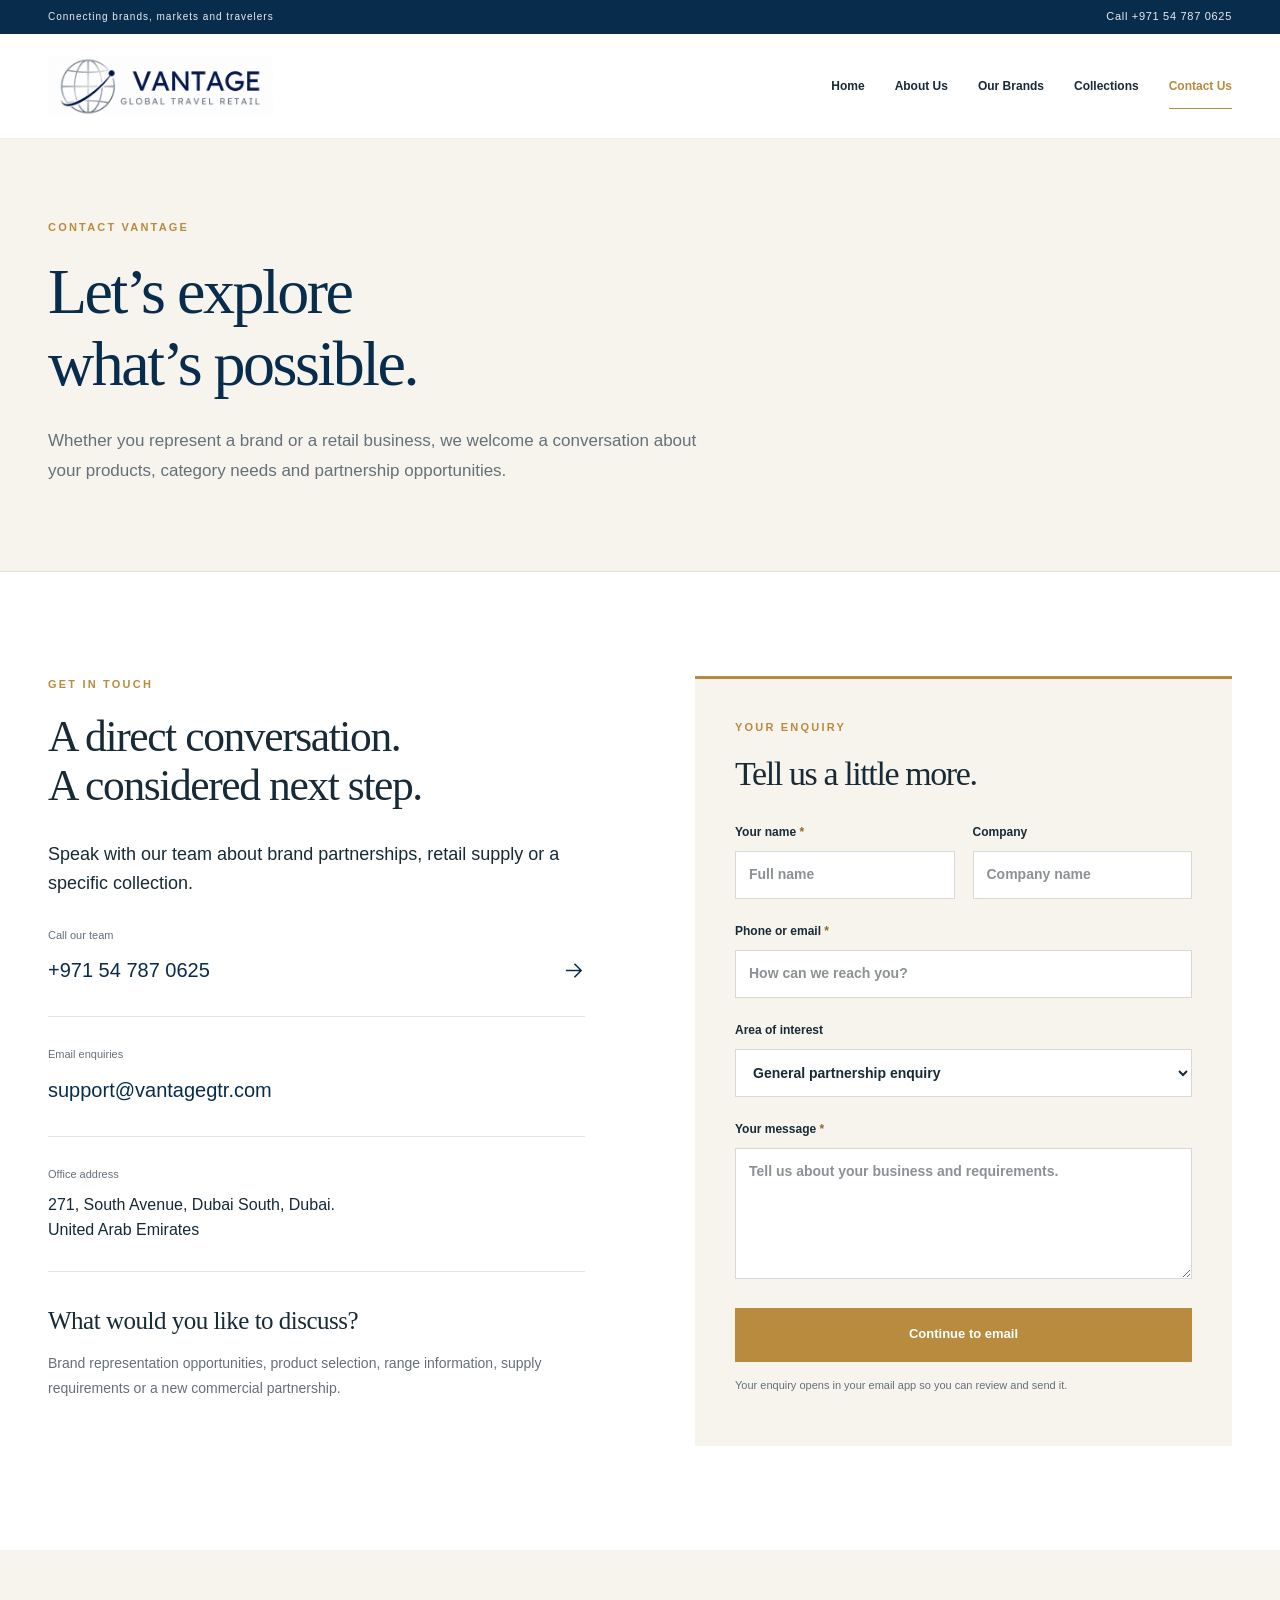
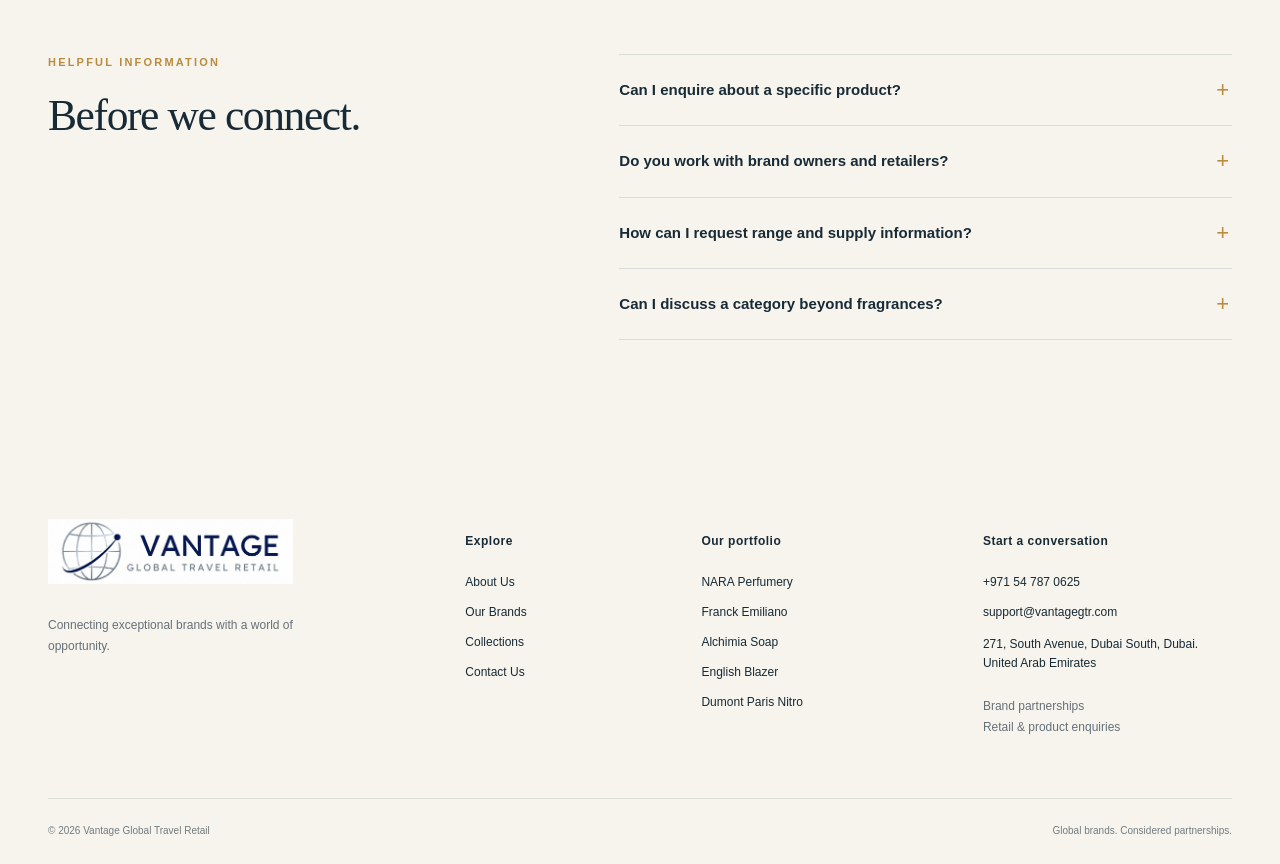
<file: contact.html>
<!doctype html>
<html lang="en"><head><meta charset="utf-8"><meta name="viewport" content="width=device-width,initial-scale=1"><meta name="description" content="Contact Vantage Global Travel Retail by phone at +971 54 787 0625 or email at support@vantagegtr.com for product and partnership enquiries."><meta name="theme-color" content="#082c4c"><meta property="og:title" content="Contact Us | Vantage Global Travel Retail"><meta property="og:description" content="Contact Vantage Global Travel Retail by phone at +971 54 787 0625 or email at support@vantagegtr.com for product and partnership enquiries."><meta property="og:type" content="website"><title>Contact Us | Vantage Global Travel Retail</title><link rel="icon" href="assets/vantage-logo.png"><link rel="stylesheet" href="css/style.css"><script src="js/main.js" defer></script></head><body><a class="skip-link" href="#main">Skip to content</a><div class="topbar"><div class="wrap"><span>Connecting brands, markets and travelers</span><a href="tel:+971547870625">Call +971 54 787 0625</a></div></div><header class="header"><div class="wrap nav-wrap"><a class="brand" href="index.html" aria-label="Vantage Global Travel Retail home"><img src="assets/vantage-logo.png" width="225" height="59" alt="Vantage Global Travel Retail"></a><button class="menu-toggle" aria-controls="navigation" aria-expanded="false" aria-label="Open menu"><span></span><span></span><span></span></button><nav id="navigation" aria-label="Main navigation"><a href="index.html">Home</a><a href="about.html">About Us</a><a href="brands.html">Our Brands</a><a href="collections.html">Collections</a><a href="contact.html" aria-current="page">Contact Us</a></nav></div></header><main id="main"><section class="page-intro"><div class="wrap"><span class="eyebrow">Contact Vantage</span><h1>Let’s explore<br>what’s possible.</h1><p>Whether you represent a brand or a retail business, we welcome a conversation about your products, category needs and partnership opportunities.</p></div></section><section class="section"><div class="wrap contact-layout"><div><span class="eyebrow">Get in touch</span><h2>A direct conversation.<br>A considered next step.</h2><p class="lead">Speak with our team about brand partnerships, retail supply or a specific collection.</p><div class="contact-method"><span>Call our team</span><a href="tel:+971547870625">+971 54 787 0625 <svg viewbox="0 0 24 24" fill="none" aria-hidden="true"><path d="M4 12h15M13 5l7 7-7 7" stroke="currentColor" stroke-width="1.6"></path></svg></a></div><div class="contact-method"><span>Email enquiries</span><a href="mailto:support@vantagegtr.com">support@vantagegtr.com</a></div><div class="contact-method"><span>Office address</span><address>271, South Avenue, Dubai South, Dubai.<br>United Arab Emirates</address></div><div class="contact-help"><h3>What would you like to discuss?</h3><p>Brand representation opportunities, product selection, range information, supply requirements or a new commercial partnership.</p></div></div><form id="enquiry-form" class="enquiry-form"><span class="eyebrow">Your enquiry</span><h2>Tell us a little more.</h2><div class="form-row"><label>Your name <span aria-hidden="true">*</span><input name="name" autocomplete="name" required maxlength="100" placeholder="Full name"></label><label>Company<input name="company" autocomplete="organization" maxlength="140" placeholder="Company name"></label></div><label>Phone or email <span aria-hidden="true">*</span><input name="contact" required maxlength="160" placeholder="How can we reach you?"></label><label>Area of interest<select name="interest"><option value="General partnership enquiry">General partnership enquiry</option><option>NARA Perfumery</option><option>Franck Emiliano</option><option>Alchimia Soap</option><option>Dumont Paris</option><option>English Blazer</option><option>Retail supply</option><option>Brand partnership</option></select></label><label>Your message <span aria-hidden="true">*</span><textarea name="message" required rows="5" maxlength="2000" placeholder="Tell us about your business and requirements."></textarea></label><button class="button" type="submit">Continue to email</button><p class="form-note">Your enquiry opens in your email app so you can review and send it.</p><p id="form-status" role="status"></p></form></div></section><section class="section cream"><div class="wrap faq-layout"><div><span class="eyebrow">Helpful information</span><h2>Before we connect.</h2></div><div class="faqs"><details><summary>Can I enquire about a specific product?</summary><p>Yes. Browse the Collections page and use the product enquiry link. The product name will be added to the contact form.</p></details><details><summary>Do you work with brand owners and retailers?</summary><p>We welcome conversations with brand owners, manufacturers, suppliers and travel retail operators about suitable commercial opportunities.</p></details><details><summary>How can I request range and supply information?</summary><p>Contact us by phone or email with the brand, products and quantities you are interested in. Our team can discuss the relevant range and requirements with you.</p></details><details><summary>Can I discuss a category beyond fragrances?</summary><p>Yes. Our focus includes beauty, consumer electronics, travel accessories and lifestyle essentials. Share your requirements so we can explore a suitable opportunity.</p></details></div></div></section></main><footer class="footer"><div class="wrap footer-grid"><div><a class="footer-brand" href="index.html"><img src="assets/vantage-logo.png" width="245" height="64" alt="Vantage Global Travel Retail"></a><p>Connecting exceptional brands with a world of opportunity.</p></div><div><h2>Explore</h2><a href="about.html">About Us</a><a href="brands.html">Our Brands</a><a href="collections.html">Collections</a><a href="contact.html">Contact Us</a></div><div><h2>Our portfolio</h2><a href="brands.html#nara">NARA Perfumery</a><a href="brands.html#franck">Franck Emiliano</a><a href="brands.html#alchimia">Alchimia Soap</a><a href="brands.html#english">English Blazer</a><a href="brands.html#nitro">Dumont Paris Nitro</a></div><div><h2>Start a conversation</h2><a href="tel:+971547870625">+971 54 787 0625</a><a href="mailto:support@vantagegtr.com">support@vantagegtr.com</a><address class="footer-address">271, South Avenue, Dubai South, Dubai.<br>United Arab Emirates</address><p>Brand partnerships<br>Retail &amp; product enquiries</p></div></div><div class="wrap footer-bottom"><span>© <span data-year>2026</span> Vantage Global Travel Retail</span><span>Global brands. Considered partnerships.</span></div></footer></body></html>
</file>
<file: css/style.css>
:root{--navy:#082c4c;--deep:#061f36;--ink:#172a36;--muted:#657078;--gold:#b88b3e;--cream:#f7f4ed;--line:#e3e4e0;--white:#fff;--serif:Georgia,'Times New Roman',serif;--sans:Arial,Helvetica,sans-serif}*{box-sizing:border-box}html{scroll-behavior:smooth;scroll-padding-top:125px}body{margin:0;color:var(--ink);font-family:var(--sans);font-size:16px;line-height:1.75;background:#fff}body.menu-open,body.modal-open{overflow:hidden}a{color:inherit;text-decoration:none}button,input,select,textarea{font:inherit}button,a,input,select,textarea{-webkit-tap-highlight-color:transparent}button{cursor:pointer}img{max-width:100%;display:block}svg{width:23px;height:23px;flex-shrink:0}button{color:inherit}h1,h2,h3,p{margin:0}p+p{margin-top:20px}h1,h2,h3{font-family:var(--serif);font-weight:400;line-height:1.13}h1{font-size:clamp(44px,5vw,76px);letter-spacing:-2.5px}h2{font-size:clamp(34px,3.4vw,50px);letter-spacing:-1.4px}h3{font-size:27px;letter-spacing:-.5px}p{color:var(--muted)}.wrap{width:min(1240px,calc(100% - 96px));margin:auto}.eyebrow{font:600 11px/1.5 var(--sans);letter-spacing:2.2px;text-transform:uppercase;color:var(--gold);display:block;margin-bottom:20px}.lead{font-size:20px;line-height:1.6;color:var(--ink)}.section{padding:104px 0}.cream{background:var(--cream)}.navy{background:var(--navy);color:#fff}.navy p{color:#cbd5dc}.navy .eyebrow{color:#d9b475}.button{display:inline-flex;align-items:center;justify-content:center;gap:30px;min-height:54px;padding:13px 24px;background:var(--gold);color:#fff;border:1px solid var(--gold);font-size:13px;font-weight:600;line-height:1.4;transition:background .2s,transform .2s}.button:hover{background:#957032;transform:translateY(-2px)}.button-outline{background:transparent;border-color:#a1a9ab;color:var(--navy)}.button-outline:hover{color:white;background:var(--navy);border-color:var(--navy)}.text-link{display:inline-flex;align-items:center;gap:18px;font-size:13px;font-weight:600;line-height:1.5;color:var(--navy);padding:10px 0}.text-link:hover{color:var(--gold)}.text-link.light{color:#fff}.button-row{display:flex;align-items:center;flex-wrap:wrap;gap:24px;margin-top:32px}.skip-link{position:fixed;top:-90px;left:20px;z-index:1000;padding:12px 20px;background:var(--navy);color:#fff}.skip-link:focus{top:10px}:focus-visible{outline:3px solid #c89642;outline-offset:5px}.topbar{background:var(--navy);color:#e7edf1;font-size:10px;letter-spacing:1px}.topbar .wrap{display:flex;align-items:center;justify-content:space-between;min-height:34px}.topbar a{font-size:11px;letter-spacing:.7px}.header{position:sticky;top:0;z-index:100;background:#fffffffa;border-bottom:1px solid #eceeea;backdrop-filter:blur(16px)}.nav-wrap{display:flex;align-items:center;justify-content:space-between;gap:35px;min-height:104px}.brand{flex:0 0 225px}.brand img{width:225px;height:auto}.header nav{display:flex;align-items:center;gap:30px}.header nav>a{font-size:12px;font-weight:600;position:relative;white-space:nowrap}.header nav>a[aria-current=page]{color:var(--gold)}.header nav>a:not(.nav-enquiry):after{content:'';position:absolute;bottom:-12px;left:0;width:0;height:1px;background:var(--gold);transition:width .2s}.header nav>a:hover:after,.header nav>a[aria-current=page]:after{width:100%}.header .nav-enquiry{display:flex;gap:18px;align-items:center;color:var(--navy);border-left:1px solid var(--line);padding-left:28px;margin-left:5px}.menu-toggle{display:none;border:0;background:transparent;width:44px;height:44px;padding:8px}.menu-toggle span{display:block;height:2px;background:var(--navy);margin:6px 0;transition:transform .2s,opacity .2s}.hero{position:relative;background:var(--navy);height:660px;overflow:hidden;color:#fff}.hero-slides{height:100%}.hero-slide{position:absolute;inset:0;display:grid;grid-template-columns:1fr 1fr;visibility:hidden;opacity:0;transition:opacity .8s,visibility .8s;pointer-events:none}.hero-slide.active{visibility:visible;opacity:1;pointer-events:auto}.hero-copy{padding:85px 60px 110px max(48px,calc((100vw - 1240px)/2));display:flex;flex-direction:column;align-items:flex-start;justify-content:center;background:linear-gradient(125deg,#082c4c,#0a3557)}.hero-copy .eyebrow{color:#d8b478}.hero-copy h1{font-size:clamp(46px,4.4vw,68px);letter-spacing:-2px;line-height:1.08}.hero-copy p{color:#cfdae2;font-size:15px;max-width:455px;margin-top:25px;line-height:1.8}.hero-image{position:relative;min-width:0;overflow:hidden;background:#ebe9e0}.hero-image>img{width:100%;height:100%;object-fit:cover;object-position:center 56%;transition:transform 7s ease}.hero-slide.active .hero-image>img{transform:scale(1.045)}.hero-slide:nth-child(2) .hero-image>img{object-position:center 65%}.hero-slide:nth-child(3) .hero-image>img{object-fit:cover;object-position:center}.image-caption{position:absolute;bottom:35px;right:38px;font-size:10px;font-weight:700;letter-spacing:2px;color:#fff;text-shadow:0 2px 8px #0009;background:#082c4c99;padding:7px 12px}.hero-controls{position:absolute;bottom:34px;left:max(48px,calc((100vw - 1240px)/2));display:flex;align-items:center;gap:14px;z-index:2}.slide-dots{display:flex;gap:9px;align-items:center;margin-right:12px}.slide-dots button{padding:0;border:0;width:22px;height:3px;background:#8794a1;transition:width .3s,background .3s}.slide-dots button.active{width:45px;background:#d8b478}.slide-count{font-size:10px;letter-spacing:1.5px;color:#e1e7eb;margin-right:10px}.hero-controls>button{height:32px;width:32px;padding:0;background:transparent;border:1px solid #ffffff3d;color:#fff;line-height:1}.hero-controls>button:hover{background:#ffffff1a}.brand-strip{border-bottom:1px solid var(--line);padding:42px 0}.brand-strip .wrap{display:flex;align-items:center;gap:48px}.brand-strip .eyebrow{max-width:150px;margin:0;font-size:10px;flex-shrink:0}.brand-logos{display:flex;align-items:center;justify-content:space-between;gap:35px;flex:1}.brand-logos a{width:130px;height:70px;display:flex;align-items:center;justify-content:center}.brand-logos img{max-width:130px;max-height:70px;object-fit:contain}.brand-logos a:nth-child(2) img{max-width:62px;max-height:62px}.brand-logos a:last-child img{max-width:110px}.split{display:grid;grid-template-columns:1fr 1fr;gap:88px;align-items:center}.split>div{min-width:0}.split p{margin-top:22px}.split .button{margin-top:30px}.image-pair{position:relative;padding-right:75px;padding-bottom:65px}.image-pair .main-photo{width:100%;height:530px;object-fit:cover}.image-pair .small-photo{position:absolute;right:0;bottom:0;width:235px;height:265px;object-fit:cover;border:9px solid #fff}.section-heading{display:flex;align-items:flex-end;justify-content:space-between;gap:60px;margin-bottom:48px}.section-heading>p{max-width:410px;font-size:15px}.section-heading .text-link{flex-shrink:0}.feature-grid{display:grid;grid-template-columns:repeat(3,1fr);gap:30px}.feature-image{height:390px;background:#eeece5;overflow:hidden;margin-bottom:25px}.feature-image img{height:100%;width:100%;object-fit:cover;transition:transform .6s}.feature-card:hover img{transform:scale(1.045)}.feature-card .eyebrow{font-size:10px;margin-bottom:10px}.feature-card h3{display:flex;align-items:center;justify-content:space-between;gap:12px;font-size:26px}.feature-card p{font-size:13px;margin-top:15px}.soap-feature{background:#ece9e0}.soap-feature img{object-fit:contain}.approach-grid{display:grid;grid-template-columns:repeat(4,1fr);gap:34px}.approach-grid article{padding-top:22px;border-top:1px solid #bea878}.step{font-family:var(--serif);font-size:38px;color:var(--gold);display:block;margin-bottom:28px}.approach-grid h3{font-size:25px;margin-bottom:18px}.approach-grid p{font-size:14px}.cta-band{background:var(--navy);padding:70px 0;color:#fff}.cta-band .wrap{display:flex;align-items:center;justify-content:space-between;gap:45px}.cta-band h2{font-size:clamp(32px,3.5vw,48px)}.cta-band .eyebrow{color:#d5b078}.cta-band .button{flex-shrink:0}.footer{background:var(--cream);padding-top:75px}.footer-grid{display:grid;grid-template-columns:1.6fr .8fr 1fr 1.1fr;gap:55px;padding-bottom:60px}.footer-brand{display:inline-block;background:#fff;width:245px}.footer-brand img{width:245px;height:auto}.footer-grid h2{font:600 12px var(--sans);margin:15px 0 24px;letter-spacing:.5px}.footer-grid p{font-size:12px;margin-top:22px;max-width:265px}.footer-grid>div>a:not(.footer-brand){font-size:12px;display:flex;align-items:center;gap:10px;margin:9px 0}.footer a:hover{color:var(--gold)}.footer svg{width:18px;height:18px}.footer-bottom{border-top:1px solid #dbddd6;display:flex;justify-content:space-between;gap:25px;padding-top:23px;padding-bottom:25px;font-size:10px;color:#717c80}.page-intro{background:var(--cream);padding:80px 0 85px;border-bottom:1px solid #e5e3db}.page-intro h1{max-width:930px;color:var(--navy)}.page-intro p{max-width:680px;margin-top:26px;font-size:17px}.portrait-image{height:590px;overflow:hidden}.portrait-image img{width:100%;height:100%;object-fit:cover}.purpose-grid{display:grid;grid-template-columns:1fr 1fr;gap:100px}.purpose-grid article+article{padding-left:65px;border-left:1px solid #ffffff2a}.purpose-grid h2{font-size:39px}.purpose-grid p{margin-top:30px;font-size:16px}.values-list article{display:grid;grid-template-columns:70px 1fr 1.2fr;gap:35px;padding:35px 0;border-top:1px solid var(--line);align-items:start}.values-list article:last-child{border-bottom:1px solid var(--line)}.values-list article>span{font-family:var(--serif);font-size:30px;color:var(--gold)}.values-list h3{font-size:28px;max-width:330px}.values-list p{font-size:15px}.brand-story{scroll-margin-top:100px}.brand-story .split{gap:90px}.brand-photo{height:580px;overflow:hidden;background:#eeece5}.brand-photo>img{width:100%;height:100%;object-fit:cover}.brand-photo.soap-photo img{object-fit:contain}.reverse .brand-photo{grid-column:2;grid-row:1}.reverse>div:nth-child(2){grid-column:1;grid-row:1}.story-logo{width:170px;max-height:100px;object-fit:contain;object-position:left;margin-bottom:25px}.simple-list{padding:0;list-style:none;margin:25px 0 0}.simple-list li{font-size:14px;padding:12px 0 12px 22px;border-bottom:1px solid var(--line);position:relative}.simple-list li:before{content:'+';position:absolute;left:0;color:var(--gold)}.additional-brands{display:grid;grid-template-columns:1fr 1fr;gap:35px}.additional-brands a{background:#fff;display:flex;flex-direction:column;align-items:center;justify-content:center;padding:35px;min-height:310px;border:1px solid #e4e1d8}.additional-brands img{height:185px;width:250px;object-fit:contain}.additional-brands span{display:flex;align-items:center;gap:50px;font-size:13px;font-weight:600;margin-top:25px}.catalogue-section{padding-top:55px}.catalogue-toolbar{display:flex;justify-content:space-between;align-items:center;gap:25px;margin-bottom:45px}.filter-buttons{display:flex;gap:10px;flex-wrap:wrap}.filter-buttons button{background:#fff;border:1px solid #d9ddde;padding:10px 18px;color:var(--muted);font-size:12px}.filter-buttons button.active{background:var(--navy);border-color:var(--navy);color:#fff}.catalogue-toolbar>p{font-size:12px;white-space:nowrap}.product-grid{display:grid;grid-template-columns:repeat(3,minmax(0,1fr));gap:60px 30px}.product-card[hidden]{display:none}.product-image{position:relative;display:block;border:0;padding:0;width:100%;height:405px;background:var(--cream);overflow:hidden}.product-image>img{width:100%;height:100%;object-fit:cover;transition:transform .5s}.product-image.soap-product>img{object-fit:contain;padding:14px}.product-image:hover>img{transform:scale(1.04)}.zoom-label{position:absolute;right:12px;bottom:12px;background:#fffdf8ed;color:var(--navy);padding:6px 12px;font-size:10px;letter-spacing:.6px}.product-copy{padding-top:22px}.product-copy .eyebrow{font-size:9px;letter-spacing:1.4px;min-height:28px;margin-bottom:8px}.product-copy h2{font-size:31px;letter-spacing:-.6px}.product-copy p{font-size:13px;margin:15px 0 8px;min-height:68px}.product-copy .text-link{font-size:11px;gap:12px}.product-copy svg{width:18px}.lightbox{border:0;padding:20px;background:#f8f5ee;width:min(850px,90vw);max-height:92dvh;overflow:auto;text-align:center;color:var(--navy)}.lightbox::backdrop{background:#031725dd}.lightbox>img{width:auto;max-height:76dvh;margin:auto;max-width:100%;object-fit:contain}.lightbox p{margin-top:12px;font-size:15px;color:var(--navy)}.lightbox-close{position:sticky;float:right;top:0;width:38px;height:38px;font-size:28px;line-height:1;border:0;background:var(--navy);color:#fff;z-index:1}.contact-layout{display:grid;grid-template-columns:1fr 1fr;gap:110px;align-items:start}.contact-layout .lead{margin-top:30px;font-size:18px}.contact-method{padding:28px 0;border-bottom:1px solid var(--line)}.contact-method>span{display:block;font-size:11px;color:var(--muted);margin-bottom:8px}.contact-method>a{display:flex;align-items:center;justify-content:space-between;gap:25px;font-size:20px;color:var(--navy)}.contact-help{margin-top:35px}.contact-help h3{font-size:25px}.contact-help p{font-size:14px;margin-top:16px}.enquiry-form{padding:40px;background:var(--cream);border-top:3px solid var(--gold)}.enquiry-form h2{font-size:34px;margin-bottom:28px}.enquiry-form label{display:block;font-size:12px;font-weight:600;margin-bottom:22px}.enquiry-form label>span{color:#906825}.enquiry-form input,.enquiry-form select,.enquiry-form textarea{width:100%;margin-top:8px;border:1px solid #d6d9d5;border-radius:0;background:#fff;color:var(--ink);padding:12px 13px;font-size:14px;min-height:48px;line-height:1.5}.enquiry-form textarea{resize:vertical}.enquiry-form input::placeholder,.enquiry-form textarea::placeholder{color:#8b9294}.form-row{display:grid;grid-template-columns:1fr 1fr;gap:18px}.enquiry-form .button{width:100%}.enquiry-form .form-note{font-size:11px;margin-top:15px;line-height:1.6}.enquiry-form #form-status{font-size:12px;margin-top:12px;color:var(--navy)}.faq-layout{display:grid;grid-template-columns:1fr 1.3fr;gap:100px}.faqs details{border-bottom:1px solid #d8dbd6}.faqs details:first-child{border-top:1px solid #d8dbd6}.faqs summary{font-size:15px;font-weight:600;padding:22px 28px 22px 0;position:relative;cursor:pointer;list-style:none}.faqs summary::-webkit-details-marker{display:none}.faqs summary:after{content:'+';position:absolute;right:3px;font-size:22px;font-weight:400;color:var(--gold);top:16px}.faqs details[open] summary:after{content:'−'}.faqs details p{font-size:14px;padding:0 25px 22px 0}.lightbox[open]{animation:appear .2s ease}@keyframes appear{from{opacity:0;transform:translateY(8px)}to{opacity:1;transform:translateY(0)}}
@media(min-width:1600px){.hero-copy{padding-right:85px}.hero{height:720px}}
@media(max-width:1150px){.wrap{width:calc(100% - 64px)}.header nav{gap:22px}.header .nav-enquiry{display:none}.nav-wrap{gap:25px}.hero-copy{padding-left:32px;padding-right:32px}.hero-copy h1{font-size:52px}.hero-controls{left:32px}.hero{height:650px}.hero .button-row{gap:16px}.hero .button{gap:15px;padding-left:18px;padding-right:18px}.split,.brand-story .split{gap:55px}.brand-strip .wrap{gap:25px}.brand-logos{gap:22px}.brand-strip .eyebrow{max-width:120px}.brand-logos a{width:100px}.brand-logos img{max-width:100px}.feature-image{height:325px}.feature-card h3{font-size:24px}.approach-grid{gap:24px}.footer-grid{gap:30px;grid-template-columns:1.3fr .8fr 1fr 1fr}.footer-brand,.footer-brand img{width:210px}.contact-layout{gap:55px}.enquiry-form{padding:28px}.product-image{height:350px}.purpose-grid{gap:50px}.purpose-grid article+article{padding-left:40px}.faq-layout{gap:55px}}
@media(max-width:850px){html{scroll-padding-top:90px}.topbar .wrap{min-height:31px}.topbar span{font-size:9px;letter-spacing:.5px}.nav-wrap{min-height:86px}.brand{flex-basis:195px}.brand img{width:195px}.menu-toggle{display:block}.header nav{display:none;position:absolute;left:0;right:0;top:100%;background:#fff;padding:22px 32px 35px;box-shadow:0 15px 20px #082c4c13;max-height:calc(100dvh - 118px);overflow:auto}.header nav.open{display:flex;flex-direction:column;align-items:stretch;gap:0}.header nav>a{padding:15px 0;border-bottom:1px solid #e9ece8;font-size:16px}.header nav>a:after{display:none}.header .nav-enquiry{display:flex;margin:18px 0 0;padding:15px 0;border-left:0;justify-content:space-between}.hero-copy h1{font-size:44px;letter-spacing:-1.3px}.hero-copy p{font-size:14px}.hero-copy .eyebrow{font-size:9px}.hero .button-row{display:block}.hero .text-link{margin-top:16px;font-size:12px}.hero{height:620px}.hero-copy{padding-top:55px;padding-bottom:110px;padding-right:25px}.hero-slide{grid-template-columns:1.05fr 1fr}.hero-controls{gap:9px}.slide-count{margin-right:0}.slide-dots{margin-right:5px}.hero-controls>button{width:28px;height:28px}.brand-strip{padding:30px 0}.brand-strip .wrap{display:block}.brand-strip .eyebrow{max-width:none;margin-bottom:22px;text-align:center}.brand-logos{justify-content:space-between;gap:20px}.brand-logos a{width:100px;height:60px}.brand-logos img{max-height:60px}.section{padding:75px 0}.split,.brand-story .split{gap:38px}.image-pair{padding-right:30px;padding-bottom:50px}.image-pair .main-photo{height:430px}.image-pair .small-photo{width:160px;height:200px;border-width:6px}.lead{font-size:18px}.split p{font-size:14px}.section-heading{gap:30px}.section-heading>p{max-width:330px;font-size:14px}.feature-grid{gap:20px}.feature-image{height:280px}.feature-card h3{font-size:21px}.feature-card h3 svg{width:18px}.feature-card p{font-size:12px}.approach-grid{grid-template-columns:1fr 1fr;gap:35px}.approach-grid h3{font-size:27px}.footer-grid{grid-template-columns:1.3fr 1fr;gap:30px 60px}.footer-grid>div:first-child{grid-row:span 1}.footer-bottom{font-size:9px}.page-intro{padding:60px 0}.page-intro p{font-size:15px}.page-intro h1{font-size:54px}.portrait-image{height:500px}.purpose-grid h2{font-size:32px}.purpose-grid p{font-size:14px}.values-list article{grid-template-columns:50px 1fr 1.1fr;gap:25px}.values-list h3{font-size:25px}.values-list p{font-size:14px}.brand-photo{height:500px}.product-grid{grid-template-columns:1fr 1fr;gap:45px 25px}.product-image{height:380px}.catalogue-toolbar{align-items:flex-start;flex-direction:column;gap:15px}.contact-layout{grid-template-columns:1fr;gap:50px}.contact-layout>div{max-width:650px}.contact-help{display:none}.enquiry-form{padding:38px}.faq-layout{gap:40px}.faq-layout h2{font-size:35px}.additional-brands a{padding:25px}.brand-story{scroll-margin-top:86px}}
@media(max-width:600px){body{font-size:15px}.wrap{width:calc(100% - 40px)}h1{font-size:43px;letter-spacing:-1.6px}h2{font-size:35px;letter-spacing:-1px}.topbar .wrap{justify-content:center;min-height:29px}.topbar span{display:none}.topbar a{font-size:10px}.nav-wrap{min-height:78px}.brand,.brand img{width:185px;flex-basis:185px}.header nav{padding:15px 20px 25px}.hero{height:840px}.hero-slide{display:flex;flex-direction:column}.hero-copy{padding:39px 20px 80px;min-height:465px;flex:0 0 465px;justify-content:flex-start}.hero-copy h1{font-size:44px;letter-spacing:-1.6px;line-height:1.07}.hero-copy .eyebrow{font-size:9px;margin-bottom:18px}.hero-copy p{font-size:13px;margin-top:21px;max-width:420px;line-height:1.7}.hero .button-row{display:flex;gap:17px;margin-top:25px}.hero .button{font-size:11px;padding:11px 16px;min-height:47px;gap:18px}.hero .text-link{font-size:10px;gap:8px;margin:0}.hero .text-link svg{width:18px}.hero-image{min-height:375px;flex:1}.hero-image>img{object-position:center 58%}.hero-slide:nth-child(2) .hero-image>img{object-position:center 66%}.hero-slide:nth-child(3) .hero-image>img{object-position:center}.hero-controls{top:416px;bottom:auto;left:20px;gap:12px}.image-caption{font-size:8px;bottom:18px;right:20px}.slide-dots button{width:18px}.slide-dots button.active{width:30px}.slide-count{font-size:9px}.hero-controls>button{height:25px;width:25px}.brand-strip{padding:28px 0}.brand-logos{gap:10px;flex-wrap:wrap;justify-content:center}.brand-logos a{width:26%;height:52px}.brand-logos img{max-width:100px;max-height:50px}.brand-logos a:nth-child(2) img{max-height:48px}.brand-logos a:last-child img{max-width:95px}.brand-strip .eyebrow{font-size:9px;letter-spacing:1.7px}.section{padding:60px 0}.split,.brand-story .split{grid-template-columns:1fr;gap:38px}.editorial{gap:45px}.image-pair{padding-right:55px;padding-bottom:45px}.image-pair .main-photo{height:390px}.image-pair .small-photo{width:190px;height:220px}.eyebrow{font-size:10px;margin-bottom:15px;letter-spacing:1.9px}.lead{font-size:18px}.split p{font-size:15px}.split .button{margin-top:27px}.section-heading{display:block;margin-bottom:32px}.section-heading>p{max-width:none;margin-top:23px;font-size:14px}.section-heading>.text-link{margin-top:18px}.feature-grid{grid-template-columns:1fr;gap:40px}.feature-image{height:430px;margin-bottom:22px}.feature-card h3{font-size:30px}.feature-card p{font-size:14px;margin-top:12px}.feature-card .eyebrow{font-size:9px}.approach-grid{gap:35px 24px}.step{font-size:33px;margin-bottom:20px}.approach-grid h3{font-size:24px}.approach-grid p{font-size:12px;line-height:1.7}.cta-band{padding:50px 0}.cta-band .wrap{display:block}.cta-band h2{font-size:35px}.cta-band .button{margin-top:30px}.footer{padding-top:50px}.footer-grid{grid-template-columns:1fr 1fr;gap:30px 20px;padding-bottom:40px}.footer-grid>div:first-child{grid-column:1/-1}.footer-grid>div:last-child{grid-column:1/-1}.footer-grid h2{margin-bottom:20px;font-size:12px}.footer-grid p{font-size:12px;max-width:285px}.footer-brand,.footer-brand img{width:235px}.footer-grid>div>a:not(.footer-brand){font-size:12px}.footer-bottom{display:block;padding-bottom:90px;font-size:10px}.footer-bottom>span{display:block}.footer-bottom>span+span{margin-top:8px}.page-intro{padding:48px 0 50px}.page-intro h1{font-size:44px;letter-spacing:-1.5px}.page-intro p{font-size:14px;margin-top:23px}.portrait-image{height:480px}.purpose-grid{grid-template-columns:1fr;gap:40px}.purpose-grid article+article{border-left:0;border-top:1px solid #ffffff2a;padding:40px 0 0}.purpose-grid h2{font-size:35px}.purpose-grid p{font-size:15px;margin-top:24px}.values-list article{grid-template-columns:35px 1fr;gap:10px 18px;padding:27px 0}.values-list article>span{font-size:27px}.values-list h3{font-size:26px;line-height:1.25}.values-list p{grid-column:2;font-size:14px;margin-top:3px}.brand-photo{height:450px}.brand-photo.soap-photo{height:auto;aspect-ratio:1}.reverse .brand-photo,.reverse>div:nth-child(2){grid-column:auto;grid-row:auto}.story-logo{max-height:85px;width:150px}.simple-list li{font-size:13px;padding-top:10px;padding-bottom:10px}.additional-brands{gap:18px}.additional-brands a{padding:18px 12px;min-height:230px}.additional-brands img{height:130px;width:100%;object-fit:contain}.additional-brands span{font-size:11px;gap:8px;margin-top:20px}.additional-brands span svg{width:18px}.catalogue-section{padding-top:33px}.catalogue-toolbar{gap:15px;margin-bottom:30px}.filter-buttons{gap:7px}.filter-buttons button{font-size:10px;padding:9px 12px}.catalogue-toolbar>p{font-size:11px}.product-grid{gap:35px 16px}.product-image{height:235px}.product-image.soap-product>img{padding:4px}.zoom-label{font-size:8px;padding:5px 7px;bottom:7px;right:7px}.product-copy{padding-top:16px}.product-copy .eyebrow{font-size:8px;letter-spacing:1px;min-height:33px;line-height:1.6;margin-bottom:6px}.product-copy h2{font-size:24px;letter-spacing:-.6px;min-height:54px}.product-copy p{font-size:11px;line-height:1.7;margin:7px 0;min-height:94px}.product-copy .text-link{font-size:10px;gap:7px;align-items:flex-start}.product-copy svg{width:14px;height:16px}.lightbox{padding:12px;width:94vw;max-height:94dvh}.lightbox>img{max-height:77dvh}.contact-layout{gap:40px}.contact-layout .lead{font-size:16px;margin-top:23px}.contact-method>a{font-size:18px}.enquiry-form{padding:26px 20px}.enquiry-form h2{font-size:31px}.form-row{grid-template-columns:1fr;gap:0}.enquiry-form label{font-size:12px;margin-bottom:19px}.enquiry-form input,.enquiry-form select,.enquiry-form textarea{font-size:16px}.faq-layout{grid-template-columns:1fr;gap:30px}.faqs summary{font-size:14px}.faqs details p{font-size:13px}.button{gap:22px;font-size:12px}.brand-story{scroll-margin-top:78px}}
@media(max-width:370px){.hero-copy h1{font-size:39px}.hero .button-row{gap:12px}.hero .text-link{font-size:9px}.hero .button{font-size:10px;gap:10px}.hero-copy p{font-size:12px}.feature-image{height:380px}.product-image{height:205px}.product-copy h2{font-size:22px}.product-copy p{min-height:112px}.approach-grid h3{font-size:22px}}
@media(prefers-reduced-motion:reduce){html{scroll-behavior:auto}*,*:before,*:after{animation:none!important;transition:none!important}.hero-slide.active .hero-image>img{transform:none}}

/* Spacious touch controls and a stable mobile slideshow composition. */
.slide-dots button{position:relative;height:30px;background:transparent}.slide-dots button::before{content:"";position:absolute;left:0;right:0;top:14px;height:3px;background:#8794a1}.slide-dots button.active{background:transparent}.slide-dots button.active::before{background:#d8b478}
@media (max-width:850px) and (min-width:601px){.hero-copy h1{font-size:40px}.hero-copy p{font-size:13px}}
@media (max-width:600px){.hero{height:880px}.hero-copy{min-height:505px;flex-basis:505px}.hero-controls{top:456px}.hero-controls>button{width:32px;height:32px}}

.retail-gallery{margin-top:56px}.retail-photos{display:grid;grid-template-columns:repeat(2,minmax(0,1fr));gap:24px;margin-top:20px}.retail-photos img{width:100%;height:clamp(260px,45vw,530px);object-fit:contain;background:#f7f4ed}.filter-buttons button{min-height:40px}.brand-story .brand-photo{scroll-margin-top:90px}@media(max-width:600px){.retail-photos{grid-template-columns:1fr}}

/* The supplied square logo has generous vertical margins. */
.brand img,
.footer-brand img {
  height: auto;
  aspect-ratio: 3.8 / 1;
  object-fit: cover;
  object-position: center;
}

/* Keep each photograph behind the entire slide, including the copy. */
.hero {
  height: clamp(580px, 72svh, 760px);
}
.hero-slide {
  display: block;
  isolation: isolate;
}
.hero-slide .hero-image {
  position: absolute;
  inset: 0;
  z-index: -2;
  min-height: 0;
}
.hero-slide .hero-image > img {
  width: 100%;
  height: 100%;
  object-fit: cover;
  object-position: center 55%;
}
.hero-slide::before {
  content: "";
  position: absolute;
  inset: 0;
  z-index: -1;
  background: linear-gradient(90deg, rgba(5, 20, 36, .96) 0%, rgba(5, 20, 36, .84) 40%, rgba(5, 20, 36, .42) 72%, rgba(5, 20, 36, .17) 100%);
}
.hero-slide .hero-copy {
  position: relative;
  min-height: 0;
  height: 100%;
  padding-top: 48px;
  padding-bottom: 105px;
  justify-content: center;
  background: transparent;
}
.hero-slide .hero-copy h1,
.hero-slide .hero-copy p {
  color: #fff;
  text-shadow: 0 2px 14px rgba(0, 0, 0, .32);
}
.hero-slide .hero-copy p {
  max-width: 500px;
  font-size: clamp(15px, 1.25vw, 18px);
}
.hero-slide .image-caption { display: none; }
.hero .hero-controls { top: auto; bottom: 26px; }

@media (max-width: 600px) {
  .hero { height: clamp(550px, 78svh, 690px); }
  .hero-slide::before {
    background: linear-gradient(90deg, rgba(5, 20, 36, .91), rgba(5, 20, 36, .68));
  }
  .hero-slide .hero-copy { padding: 34px 20px 90px; }
  .hero-slide .hero-copy h1 { font-size: clamp(33px, 8.7vw, 45px); }
}

/* Photo frames and consistent brand logo tiles. */
:root { --photo-radius: 22px; }
main img { border-radius: var(--photo-radius); }
.feature-image, .product-image, .brand-photo, .portrait-image {
  border-radius: var(--photo-radius);
  overflow: hidden;
}
.feature-image, .brand-photo, .portrait-image, .retail-photos img {
  box-shadow: 0 12px 32px rgba(8, 44, 76, .10);
}
.product-image { border: 1px solid rgba(8, 44, 76, .10); }
.brand-strip { background: #f7f4ed; }
.brand-strip .wrap { display: block; }
.brand-strip .eyebrow { max-width: none; margin: 0 0 22px; text-align: center; }
.brand-logos {
  display: grid;
  grid-template-columns: repeat(5, minmax(0, 1fr));
  gap: 14px;
}
.brand-logos a {
  width: 100%;
  height: 122px;
  padding: 12px;
  border: 1px solid #e7e2d9;
  border-radius: 18px;
  background: white;
  overflow: hidden;
}
.brand-logos a img,
.brand-logos a:nth-child(2) img,
.brand-logos a:last-child img {
  width: 100%;
  height: 100%;
  max-width: 170px;
  max-height: 96px;
  object-fit: contain;
  border-radius: 8px;
}
.story-logo {
  width: 210px;
  height: 110px;
  max-height: none;
  padding: 10px;
  object-fit: contain;
  object-position: center;
  background: white;
  border: 1px solid #e7e2d9;
  border-radius: 16px;
}
.hero {
  width: 100%;
  margin: 0;
  border-radius: 0;
  overflow: hidden;
}
.hero-slide .hero-image img { border-radius: 0; }
.hero-slide:nth-child(n) .hero-image > img { object-position: 62% center; }
@media (max-width: 750px) {
  .brand-logos { grid-template-columns: repeat(3, minmax(0, 1fr)); gap: 10px; }
  .brand-logos a { height: 96px; padding: 8px; }
}
@media (max-width: 400px) {
  .brand-logos { grid-template-columns: repeat(2, minmax(0, 1fr)); }
}

.about-copy p { text-align: justify; }
.about-copy .who-we-are { margin-top: 1.5rem; }

.footer-address { margin-top: 12px; font-size: 12px; font-style: normal; line-height: 1.6; }
.contact-method address { font-style: normal; line-height: 1.6; }
</file>
